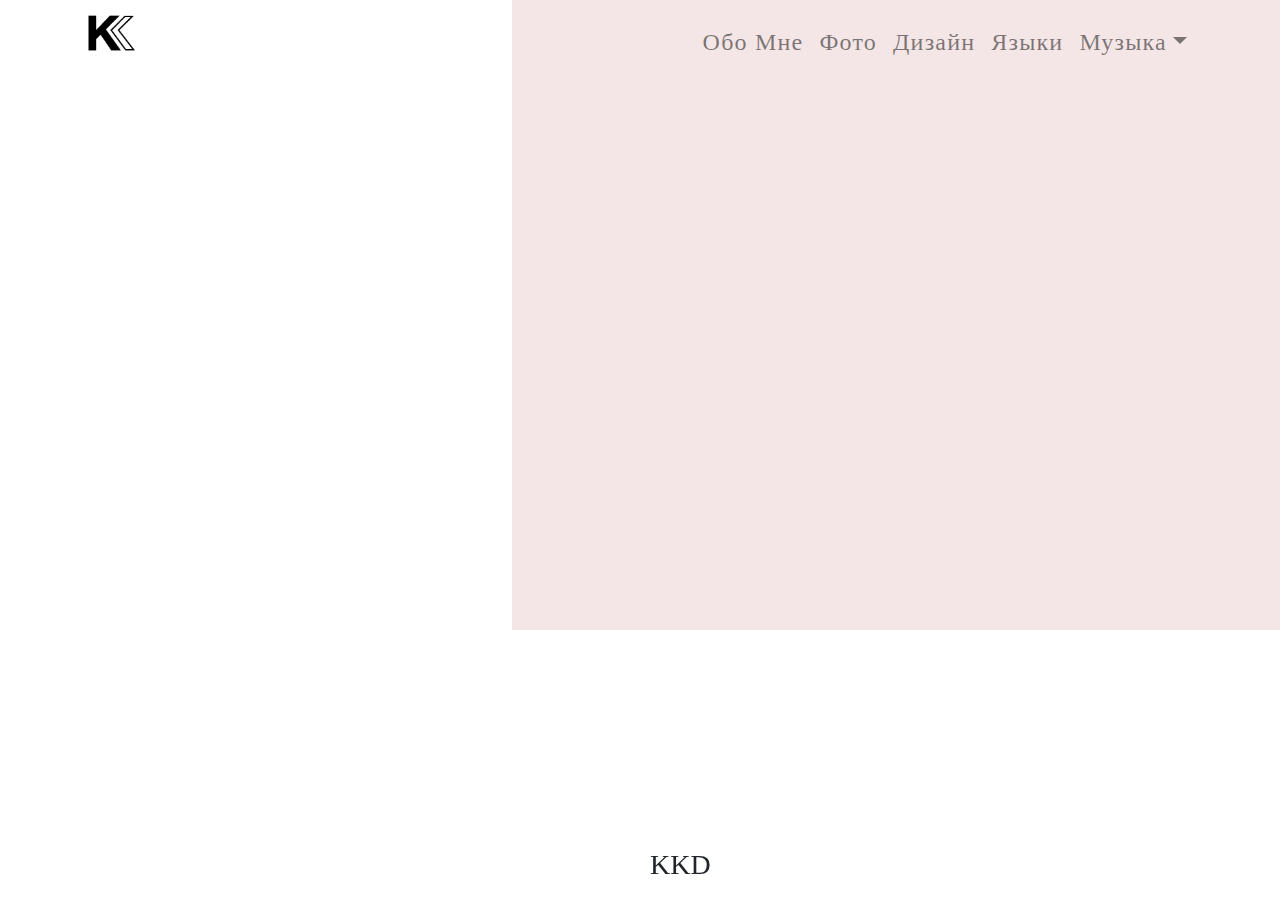
<file: index.html>
<!DOCTYPE html>
<html>
  <head>
    <meta charset="utf-8">
    <meta http-equiv="X-UA-Compatible" content="IE=edge">
    <meta name="viewport" content="width=device-width, initial-scale=1">  <!--обеспечиваем адаптивность сайта -->
    <title>Ks</title>
    <link href="css/bootstrap-4.4.1.css" rel="stylesheet">
	  
	  <style>
		  #banner{
			position:relative;
			left: 50;  
		    width: 70hw;
            z-index: 2;
            margin-top: 50px;
			animation-name: fade;
			animation-delay: 1.5s;
			animation-duration: 2s;
			animation-iteration-count: 1;
			opacity: 0;
			animation-fill-mode: forwards;  
		  }
		  
		  @keyframes fade{
			  from{
				  opacity: 0;
			  }
			  to {
				  opacity: 1;
			  }
		  }
		  
		  
		  
		  
		  #logo{
			  width:50px;
			  float: center center;
		  }
		  
		  .rectengle {
			  position: absolute;
			  width: 60vw;
			  height: 70vh;
			  right: 0px;
			  top: 0px;
			  background: #F4E6E6;
			  z-index: -1;
			  animation: colorr 5s infinite;
		  }
		  
		  @keyframes colorr{
			  0%,100%{
				  background: #F4E6E6;
			  }
			  50%{
				  background: #FFCFCF;
			  }
		  }
		  
		  
		  h3{
          float: center;
          font-style: normal;
          font-weight: normal;
          font-family: HelveticaNeueCyr;
		  }
		  
		  footer{
			  position:fixed; /* Фиксированное положение */
			  bottom: 0; /* Левый нижний угол */
			  padding: 10px; 
			  left: 50%;
		  }
		  
		  ul {
			 float: left;
		  }
		  
		  a{
			  font-family: HelveticaNeueCyr;
			  font-style: normal;
			  font-weight: normal;
			  font-size: 1.5rem;
			  line-height: 30px;
			  letter-spacing: 0.05em;
			  text-transform: capitalize;
			  color: #000000;
			  float: center;
			  
		  }
		  
		  .dropdown-menu{
			  border: 0px;
		  }
	  
	  </style> 
  </head>
  <body>
	
  <div class="rectengle"></div> 
	  <nav class="navbar navbar-light navbar-expand-lg clean-navbar">
    <div class="container">
		<a class="navbar-brand logo" href="index.html">
		<img id="logo" src="images/logo.png" alt="logo"></a>
		<button data-toggle="collapse" class="navbar-toggler" data-target="#navcol-1"><span class="sr-only">Toggle navigation</span><span class="navbar-toggler-icon"></span></button>
        <div class="collapse navbar-collapse"
            id="navcol-1">
            <ul class="nav navbar-nav ml-auto">
                <li class="nav-item"><a class="nav-link" href="about.html">Обо мне</a></li>
                <li class="nav-item"><a class="nav-link" href="photo.html">Фото</a></li>
                <li class="nav-item"><a class="nav-link" href="design.html">Дизайн</a></li>
                <li class="nav-item"><a class="nav-link" href="kor.html">Языки</a></li>
				<li class="nav-item dropdown"><a data-toggle="dropdown" aria-expanded="false" class="dropdown-toggle nav-link" href="music.html">Музыка</a>
					<div role="menu" class="dropdown-menu">
						<a role="presentation" class="dropdown-item" href="music.html">Nct</a>
						<a role="presentation" class="dropdown-item" href="nct127.html">Nct 127</a>
						<a role="presentation" class="dropdown-item" href="nctu.html">Nct U</a>
						<a role="presentation" class="dropdown-item" href="nctdream.html">Nct Dream</a>
					</div>
				</li>
            </ul>
        </div>
    </div>
</nav>		
<br>
<br>
    <section>
      <div class="container">
        <div class="row">
		<div class="col-xl-8">
		  <img src="images/group-7_761378994.png" alt="image" class="img-fluid" id="banner">
		  </div>
        </div>
      </div>
    </section>
<br>	  
<br>
<footer>
    <h3 class="text-center" >KKD</h3>
</footer> 	
    <!-- jQuery (necessary for Bootstrap's JavaScript plugins) -->
    <script src="js/jquery-3.4.1.min.js"></script>
    <!-- Include all compiled plugins (below), or include individual files as needed -->
    <script src="js/popper.min.js"></script>
    <script src="js/bootstrap-4.4.1.js"></script>
  </body>
</html>
</file>
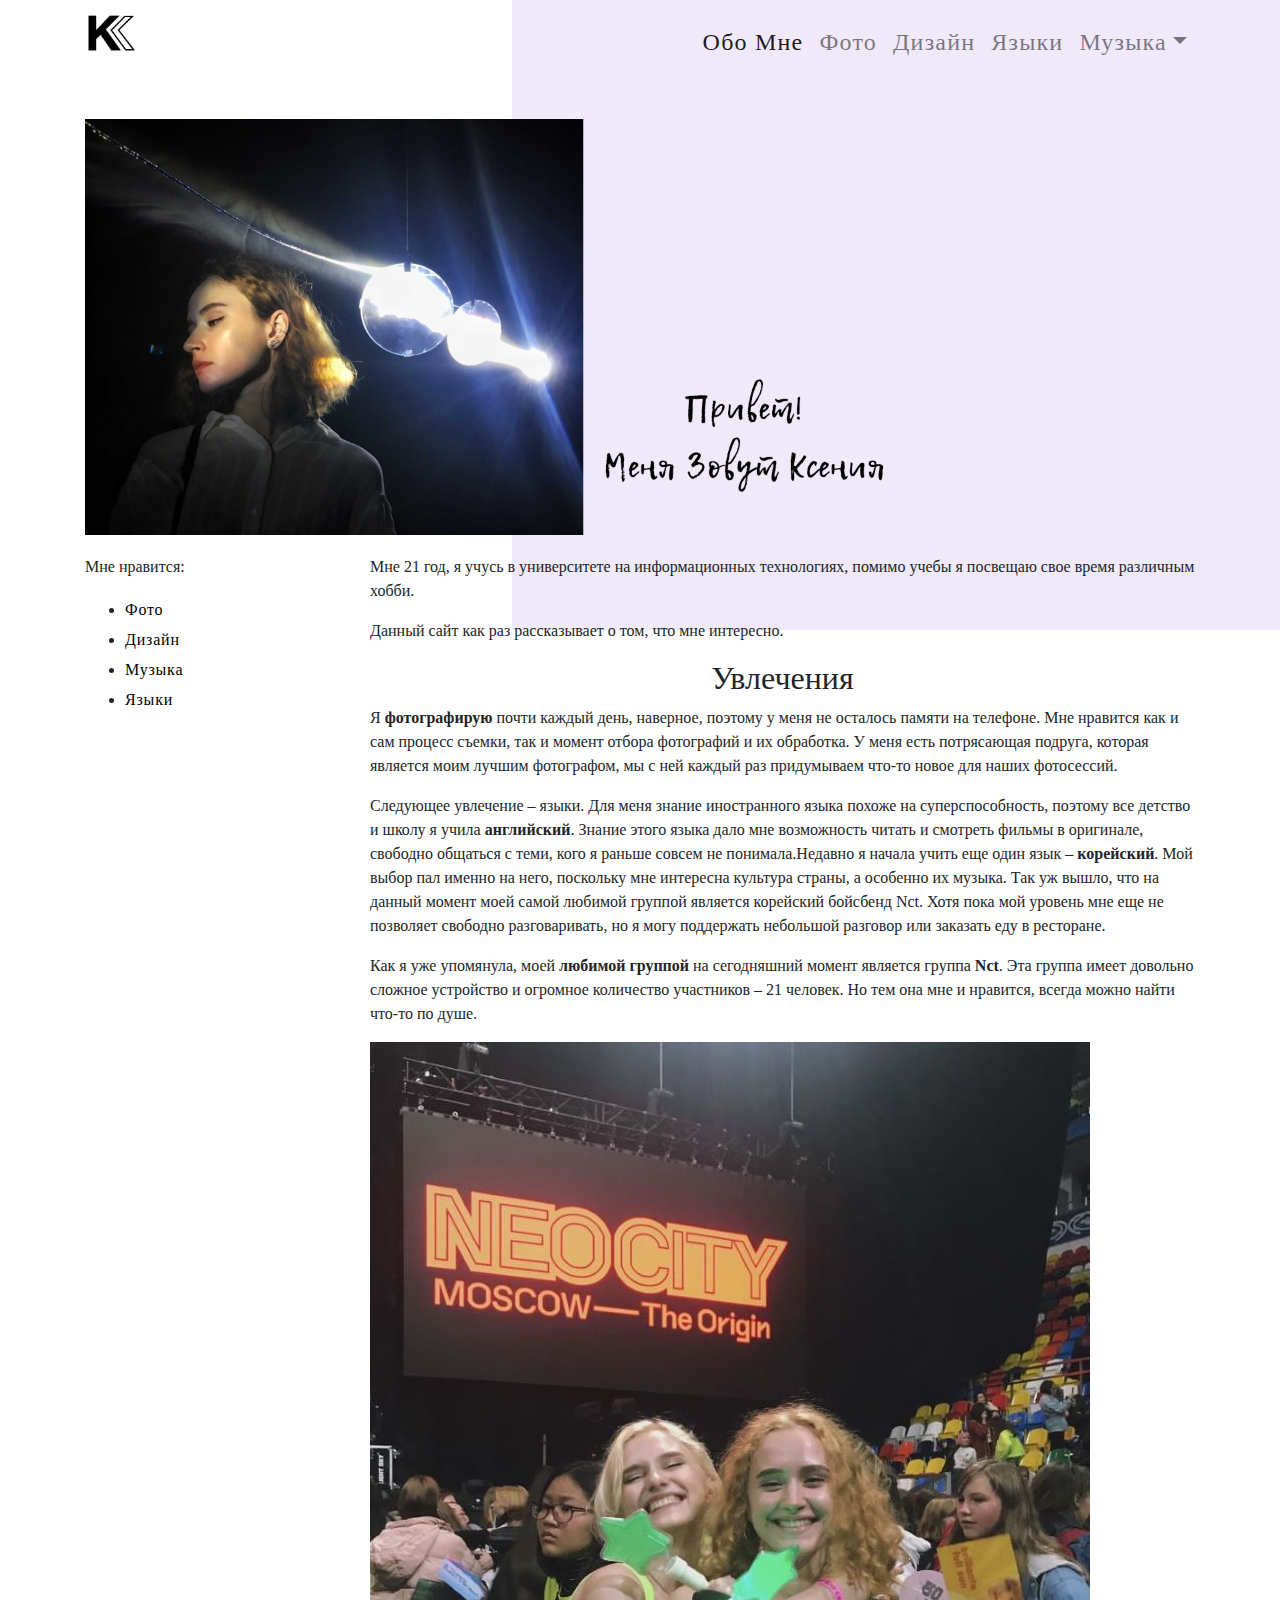
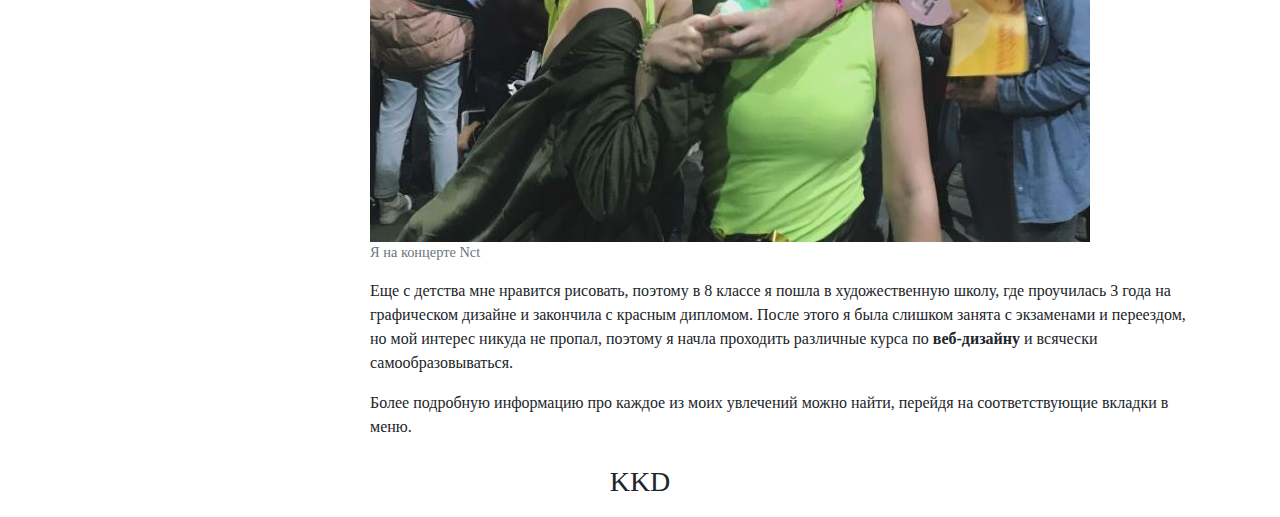
<file: about.html>
<!DOCTYPE html>
<html>
  <head>
    <meta charset="utf-8">
    <meta http-equiv="X-UA-Compatible" content="IE=edge">
    <meta name="viewport" content="width=device-width, initial-scale=1">  <!--обеспечиваем адаптивность сайта -->
    <title>Ks about</title>
    <link href="css/bootstrap-4.4.1.css" rel="stylesheet">
	  
	  <style>
		  
		  #ks{
			position:relative;
            z-index: 2;
			margin: 20px;
			margin-left: 0;  
		  }
		  #logo{
			  width:50px;
			  float: center center;
		  }
		  
		  .rectengle {
			  position: absolute;
			  width: 60vw;
			  height: 70vh;
			  right: 0px;
			  top: 0px;
			  background: #EFE9FA;
			  z-index: -1;
			  animation: colorr 5s infinite;
		  }
		  
		  @keyframes colorr{
			  0%,100%{
				  background: #EFE9FA;
			  }
			  50%{
				  background: #CBD3F1;
			  }
		  }
		  
		  h3,p{
          float: center;
          font-style: normal;
          font-weight: normal;
		  }
		  
		  h2{
           text-align: center;
		  }
		  
		  footer{
			  position:static; /* Фиксированное положение */
			  bottom: 0; /* Левый нижний угол */
			  padding: 10px; 
		  }
		  
		  ul {
			 float: left;
		  }
		  
		  a{
			  font-style: normal;
			  font-weight: normal;
			  font-size: 1.5rem;
			  line-height: 30px;
			  letter-spacing: 0.05em;
			  text-transform: capitalize;
			  color: #000000;
			  
		  }
		  .aa{
			  font-size: 1rem;
		  }
		  
		  .dropdown-menu{
			  border: 0px;
		  }
		  



	  
	  </style> 
  </head>
  <body>
	
  <div class="rectengle"></div>
	  
	  <nav class="navbar navbar-light navbar-expand-lg clean-navbar">
        <div class="container"> 
		<a class="navbar-brand logo" href="index.html">	
	    <img id="logo" src="images/logo.png" alt="logo"> </a>
		<button data-toggle="collapse" class="navbar-toggler" data-target="#navcol-1"><span class="sr-only"></span><span class="navbar-toggler-icon"></span></button>
        <div class="collapse navbar-collapse" id="navcol-1">
            <ul class="nav navbar-nav ml-auto">
                <li class="nav-item"><a class="nav-link active" href="about.html">Обо мне</a></li>
                <li class="nav-item"><a class="nav-link" href="photo.html">Фото</a></li>
                <li class="nav-item"><a class="nav-link" href="design.html">Дизайн</a></li>
                <li class="nav-item"><a class="nav-link" href="kor.html">Языки</a></li>
				<li class="nav-item dropdown"><a data-toggle="dropdown" aria-expanded="false" class="dropdown-toggle nav-link">Музыка</a>
					<div role="menu" class="dropdown-menu">
						<a role="presentation" class="dropdown-item" href="music.html">Nct</a>
						<a role="presentation" class="dropdown-item" href="nct127.html">Nct 127</a>
						<a role="presentation" class="dropdown-item" href="nctu.html">Nct U</a>
						<a role="presentation" class="dropdown-item" href="nctdream.html">Nct Dream</a>
					</div>
				</li>
            </ul>
        </div>
    </div>
</nav>
<br>
  <section>
	  <div class="article-dual-column">
    <div class="container">
        <div class="row">
            <div class="offset-xl-0 col-xl-12">
                <div class="intro">
				<img class="img-fluid" id="ks" alt="ks" src="images/kss.png"/></div>
            </div>
        </div>
        <div class="row">
            <div class="col-sm-3">
                <div class="toc">
                    <p>Мне нравится:</p>
                    <ul>
                        <li><a class="aa" href="photo.html">Фото</a></li>
                        <li><a class="aa" href="design.html">Дизайн</a></li>
                        <li><a class="aa" href="music.html">Музыка</a></li>
                        <li><a class="aa" href="kor.html">Языки</a></li>
                    </ul>
                </div>
            </div>
            <div class="col-sm-9">
                <div class="text">
					<p>Мне 21 год, я учусь в университете на информационных технологиях, помимо учебы я посвещаю свое время различным хобби.</p>
					<p>Данный сайт как раз рассказывает о том, что мне интересно.</p>
					<h2>Увлечения</h2>
                    <p>Я <strong>фотографирую</strong> почти каждый день, наверное, поэтому у меня не осталось памяти на телефоне. Мне нравится как и сам процесс съемки, так и момент отбора фотографий и их обработка. У меня есть потрясающая подруга, которая является моим лучшим фотографом, мы с ней каждый раз придумываем что-то новое для наших фотосессий.</p>
					<p>Следующее увлечение – языки. Для меня знание иностранного языка похоже на суперспособность, поэтому все детство и школу я учила <strong>английский</strong>. Знание этого языка дало мне возможность читать и смотреть фильмы в оригинале, свободно общаться с теми, кого я раньше совсем не понимала.Недавно я начала учить еще один язык – <strong>корейский</strong>. Мой выбор пал именно на него, поскольку мне интересна культура страны, а особенно их музыка. Так уж вышло, что на данный момент моей самой любимой группой является корейский бойсбенд Nct. Хотя пока мой уровень мне еще не позволяет свободно разговаривать, но я могу поддержать небольшой разговор или заказать еду в ресторане.</p>
					<p>Как я уже упомянула, моей <strong>любимой группой</strong> на сегодняшний момент является группа <strong>Nct</strong>. Эта группа имеет довольно сложное устройство и огромное количество участников – 21 человек. Но тем она мне и нравится, всегда можно найти что-то по душе.</p>
                    <figure class="figure"><img alt="nct" class="img-fluid" src="images/ks nct.jpg"/>
                        <figcaption class="figure-caption">Я на концерте Nct</figcaption>
                    </figure>
                    <p>Еще с детства мне нравится рисовать, поэтому в 8 классе я пошла в художественную школу, где проучилась 3 года на графическом дизайне и закончила с красным дипломом. После этого я была слишком занята с экзаменами и переездом, но мой интерес никуда не пропал, поэтому я начла проходить различные курса по <strong>веб-дизайну</strong> и всячески самообразовываться.</p>
						
					<p>Более подробную информацию про каждое из моих увлечений можно найти, перейдя на соответствующие вкладки в меню.</p>   

                </div>
            </div>
        </div>
    </div>
</div>
	  
	  
	  
	  
    </section> 
<footer>	
	<h3 class="text-center" >KKD</h3>
</footer> 
	  
    <!-- jQuery (necessary for Bootstrap's JavaScript plugins) -->
    <script src="js/jquery-3.4.1.min.js"></script>
    <!-- Include all compiled plugins (below), or include individual files as needed -->
    <script src="js/popper.min.js"></script>
    <script src="js/bootstrap-4.4.1.js"></script>
  </body>	
</html>
</file>
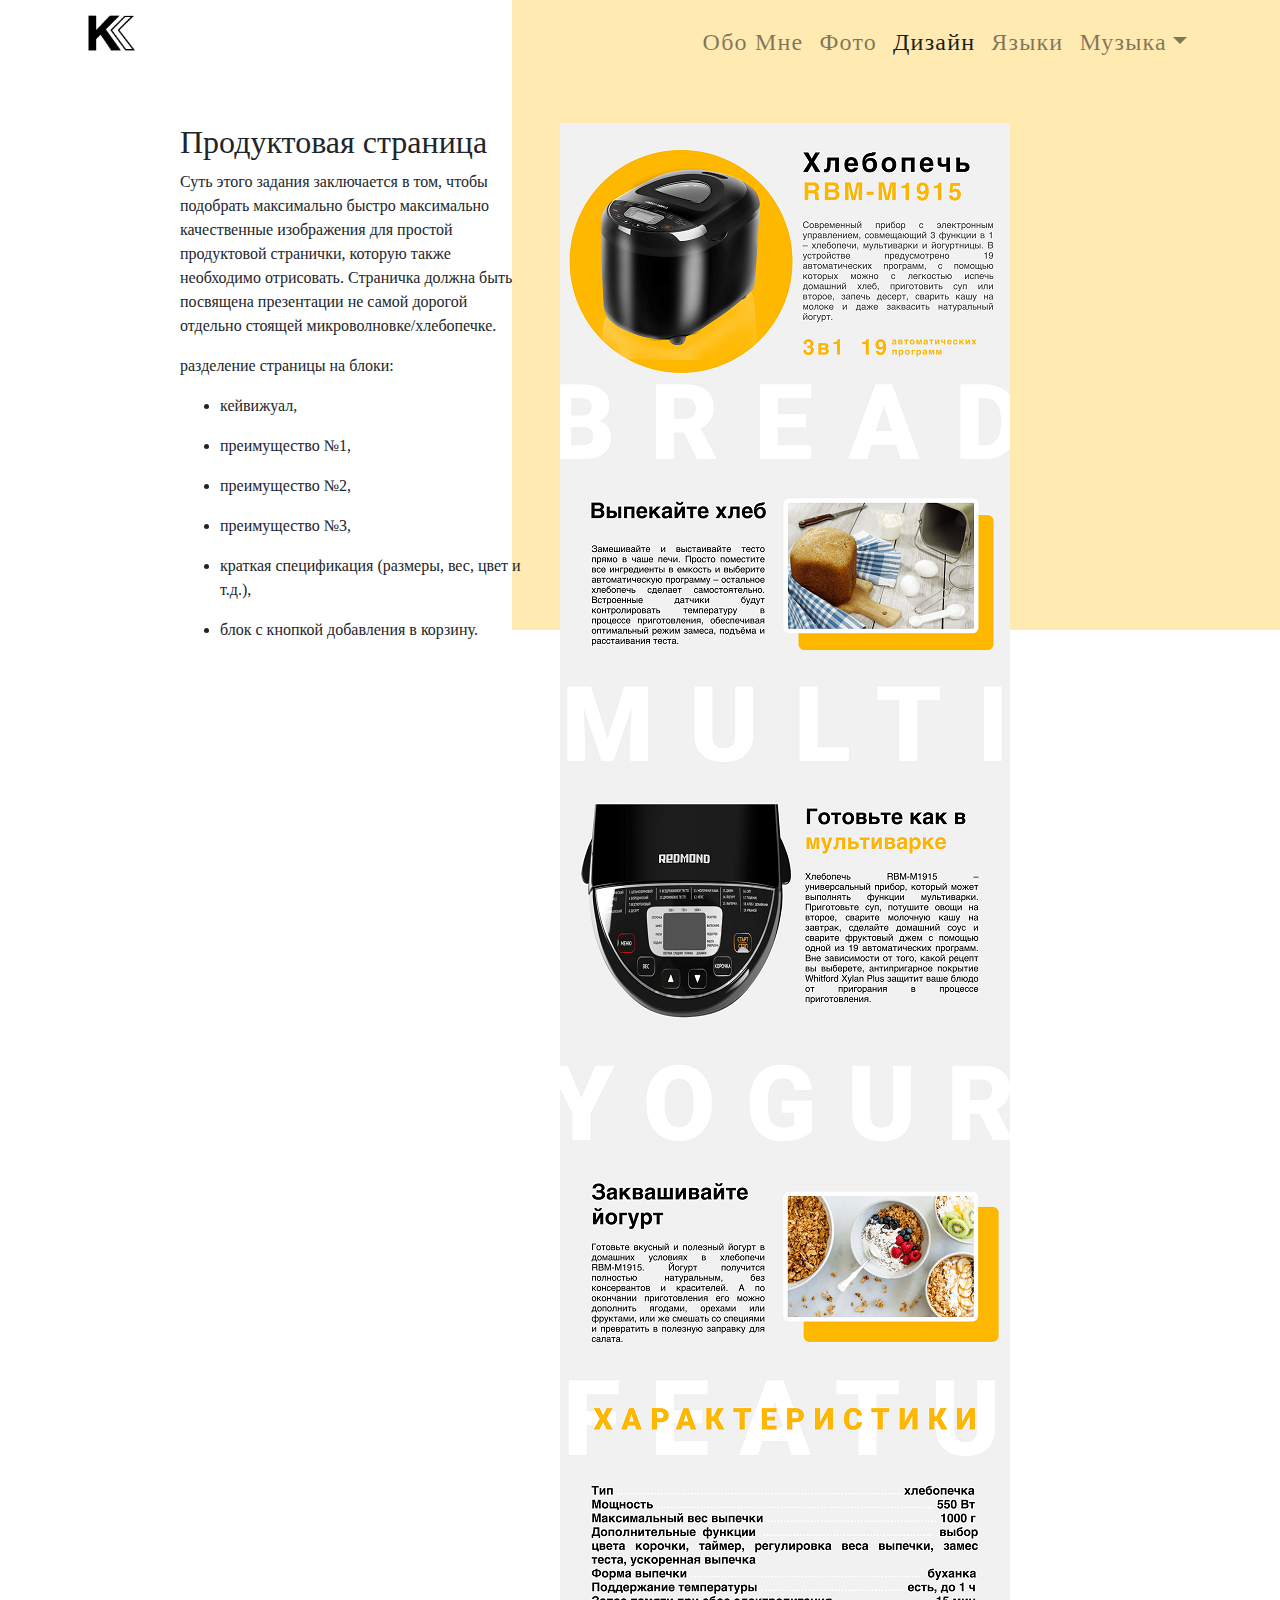
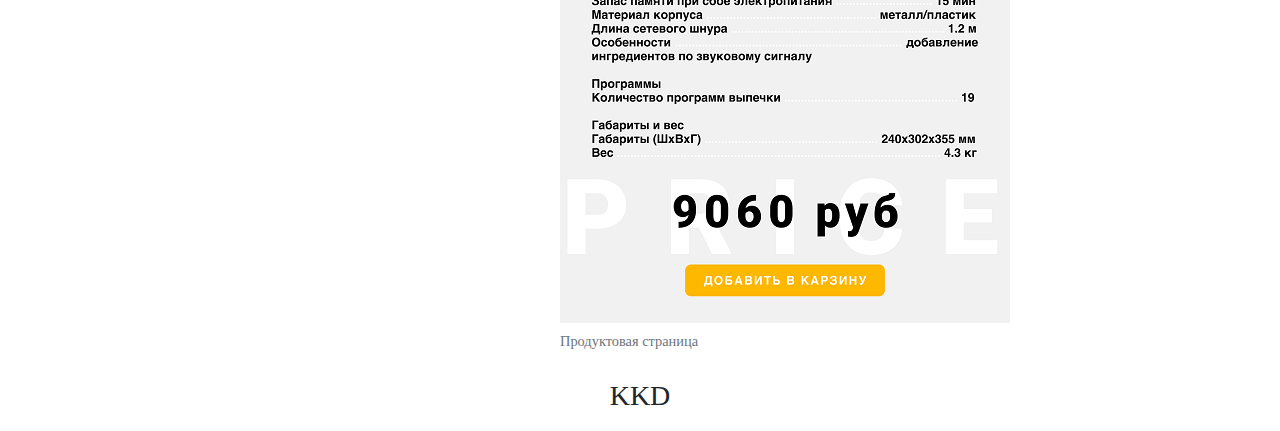
<file: case1.html>
<!DOCTYPE html>
<html>
  <head>
    <meta charset="utf-8">
    <meta http-equiv="X-UA-Compatible" content="IE=edge">
    <meta name="viewport" content="width=device-width, initial-scale=1">  <!--обеспечиваем адаптивность сайта -->
    <title>Ks case</title>
    <link href="css/bootstrap-4.4.1.css" rel="stylesheet">
	  
	  <style>
		  
		  #ks{
			position:relative;
            z-index: 2;
			margin: 20px;
			margin-left: 0;  
		  }
		  #logo{
			  width:50px;
			  float: center center;
		  }
		  
		  .rectengle {
			  position: absolute;
			  width: 60vw;
			  height: 70vh;
			  right: 0px;
			  top: 0px;
			  background: #FFEAB2;
			  z-index: -1;
			  animation: colorr 5s infinite;
		  }
		  
		  @keyframes colorr{
			  0%,100%{
				  background: #FFEAB2;
			  }
			  50%{
				  background: #CBD3F1;
			  }
		  }
		  
		  h3,p{
          float: center;
          font-style: normal;
          font-weight: normal;
          font-family: HelveticaNeueCyr;
		  }
		  
		  h2{
			  font-family: HelveticaNeueCyr;
		  }
		  
		  footer{
			  position:static; /* Фиксированное положение */
			  bottom: 0; /* Левый нижний угол */
			  padding: 10px; 
		  }
		  
		  ul {
			 float: left;
		  }
		  
		  a{
			  font-family: HelveticaNeueCyr;
			  font-style: normal;
			  font-weight: normal;
			  font-size: 1.5rem;
			  line-height: 30px;
			  letter-spacing: 0.05em;
			  text-transform: capitalize;
			  color: #000000;
			  
		  }
		  .aa{
			  font-size: 1rem;
		  }
		  
		  .dropdown-menu{
			  border: 0px;
		  }
		  

	  
	  </style> 
  </head>
  <body>
	
  <div class="rectengle"></div>
	  
	  <nav class="navbar navbar-light navbar-expand-lg clean-navbar">
        <div class="container"> 
		<a class="navbar-brand logo" href="index.html">	
	    <img id="logo" src="images/logo.png" alt="logo"> </a>
		<button data-toggle="collapse" class="navbar-toggler" data-target="#navcol-1"><span class="sr-only"></span><span class="navbar-toggler-icon"></span></button>
        <div class="collapse navbar-collapse" id="navcol-1">
            <ul class="nav navbar-nav ml-auto">
                <li class="nav-item"><a class="nav-link" href="about.html">Обо мне</a></li>
                <li class="nav-item"><a class="nav-link" href="photo.html">Фото</a></li>
                <li class="nav-item"><a class="nav-link active" href="design.html">Дизайн</a></li>
                <li class="nav-item"><a class="nav-link" href="kor.html">Языки</a></li>
				<li class="nav-item dropdown"><a data-toggle="dropdown" aria-expanded="false" class="dropdown-toggle nav-link" href="music.html">Музыка</a>
					<div role="menu" class="dropdown-menu">
						<a role="presentation" class="dropdown-item" href="music.html">Nct</a>
						<a role="presentation" class="dropdown-item" href="nct127.html">Nct 127</a>
						<a role="presentation" class="dropdown-item" href="nctu.html">Nct U</a>
						<a role="presentation" class="dropdown-item" href="nctdream.html">Nct Dream</a>
					</div>
				</li>
            </ul>
        </div>
    </div>
</nav>
<br>
<br>
  <section>
	  <div class="article-dual-column">
    <div class="container">
        <div class="row">
            <div class="offset-md-1 col-xl-4">
                <div class="toc">
                    <h2>Продуктовая страница</h2>
					<p>Суть этого задания заключается в том, чтобы подобрать максимально быстро максимально качественные изображения для простой продуктовой странички, которую также необходимо отрисовать. Страничка должна быть посвящена презентации не самой дорогой отдельно стоящей микроволновке/хлебопечке.</p><p>разделение страницы на блоки:</p>
					<ul>
						<li><p>кейвижуал,</p></li>
						<li><p>преимущество №1,</p></li>
						<li><p>преимущество №2,</p></li>
						<li><p>преимущество №3,</p></li>
						<li><p>краткая спецификация (размеры, вес, цвет и т.д.),</p></li>
						<li><p>блок с кнопкой добавления в корзину.</p></li>
					</ul>	
                </div>
            </div>
            <div class="col-lg-7 offset-lg-0">
                <div class="text">
			        <figure class="figure"><img alt="case1" class="figure-img img-fluid" src="images/case1.png"/>
                        <figcaption class="figure-caption">Продуктовая страница</figcaption>
                    </figure>
					
                </div>
            </div>
        </div>
    </div>
</div>  
 </section> 
	  
 <footer>	
	<h3 class="text-center" >KKD</h3>
</footer> 	  

    <!-- jQuery (necessary for Bootstrap's JavaScript plugins) -->
    <script src="js/jquery-3.4.1.min.js"></script>
    <!-- Include all compiled plugins (below), or include individual files as needed -->
    <script src="js/popper.min.js"></script>
    <script src="js/bootstrap-4.4.1.js"></script>
  </body>

</html>
</file>
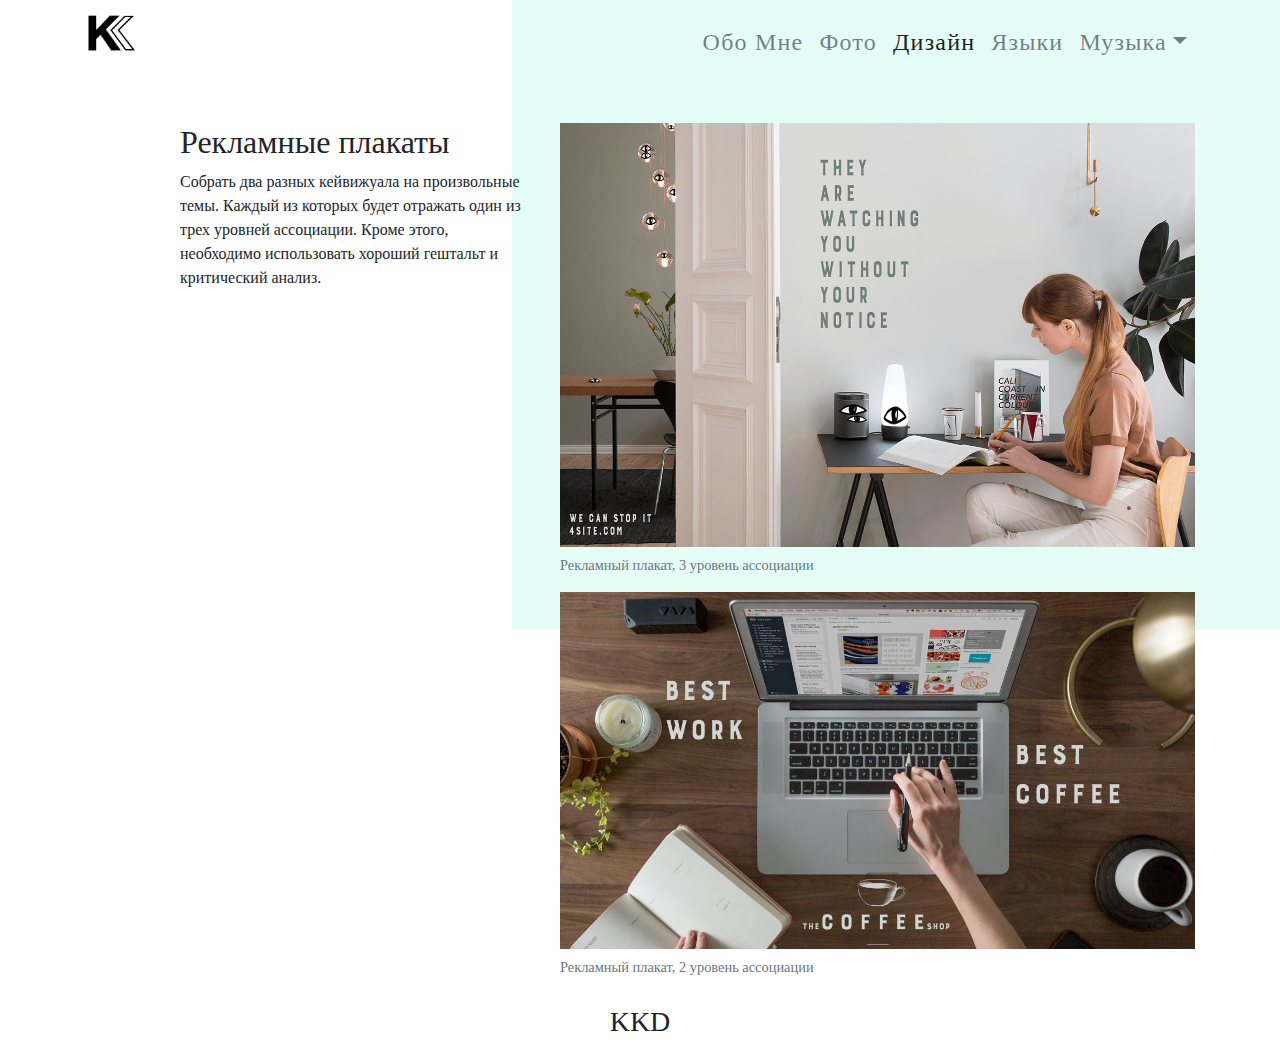
<file: case2.html>
<!DOCTYPE html>
<html>
  <head>
    <meta charset="utf-8">
    <meta http-equiv="X-UA-Compatible" content="IE=edge">
    <meta name="viewport" content="width=device-width, initial-scale=1">  <!--обеспечиваем адаптивность сайта -->
    <title>Ks case</title>
    <link href="css/bootstrap-4.4.1.css" rel="stylesheet">
	  
	  <style>
		  
		  #ks{
			position:relative;
            z-index: 2;
			margin: 20px;
			margin-left: 0;  
		  }
		  #logo{
			  width:50px;
			  float: center center;
		  }
		  
		  .rectengle {
			  position: absolute;
			  width: 60vw;
			  height: 70vh;
			  right: 0px;
			  top: 0px;
			  background: #E5FDF7;
			  z-index: -1;
			  animation: colorr 5s infinite;
		  }
		  
		  @keyframes colorr{
			  0%,100%{
				  background: #E5FDF7;
			  }
			  50%{
				  background: #EFE9FA;
			  }
		  }
		  
		  h3,p{
          float: center;
          font-style: normal;
          font-weight: normal;
          font-family: HelveticaNeueCyr;
		  }
		  
		  h2{
			  font-family: HelveticaNeueCyr;
		  }
		  
		  footer{
			  position:static; /* Фиксированное положение */
			  bottom: 0; /* Левый нижний угол */
			  padding: 10px; 
		  }
		  
		  ul {
			 float: left;
		  }
		  
		  a{
			  font-family: HelveticaNeueCyr;
			  font-style: normal;
			  font-weight: normal;
			  font-size: 1.5rem;
			  line-height: 30px;
			  letter-spacing: 0.05em;
			  text-transform: capitalize;
			  color: #000000;
			  
		  }
		  .aa{
			  font-size: 1rem;
		  }
		  
		  .dropdown-menu{
			  border: 0px;
		  }
		  

	  
	  </style> 
  </head>
  <body>
	
  <div class="rectengle"></div>
	  
	  <nav class="navbar navbar-light navbar-expand-lg clean-navbar">
        <div class="container"> 
		<a class="navbar-brand logo" href="index.html">	
	    <img id="logo" src="images/logo.png" alt="logo"> </a>
		<button data-toggle="collapse" class="navbar-toggler" data-target="#navcol-1"><span class="sr-only"></span><span class="navbar-toggler-icon"></span></button>
        <div class="collapse navbar-collapse" id="navcol-1">
            <ul class="nav navbar-nav ml-auto">
                <li class="nav-item"><a class="nav-link" href="about.html">Обо мне</a></li>
                <li class="nav-item"><a class="nav-link" href="photo.html">Фото</a></li>
                <li class="nav-item"><a class="nav-link active" href="design.html">Дизайн</a></li>
                <li class="nav-item"><a class="nav-link" href="kor.html">Языки</a></li>
				<li class="nav-item dropdown"><a data-toggle="dropdown" aria-expanded="false" class="dropdown-toggle nav-link" href="music.html">Музыка</a>
					<div role="menu" class="dropdown-menu">
						<a role="presentation" class="dropdown-item" href="music.html">Nct</a>
						<a role="presentation" class="dropdown-item" href="nct127.html">Nct 127</a>
						<a role="presentation" class="dropdown-item" href="nctu.html">Nct U</a>
						<a role="presentation" class="dropdown-item" href="nctdream.html">Nct Dream</a>
					</div>
				</li>
            </ul>
        </div>
    </div>
</nav>
<br>
<br>
  <section>
	  <div class="article-dual-column">
    <div class="container">
        <div class="row">
            <div class="offset-md-1 col-xl-4">
                <div class="toc">
                    <h2>Рекламные плакаты</h2>
					<p>Собрать два разных кейвижуала на произвольные темы. Каждый из которых будет отражать один из трех уровней ассоциации. Кроме этого, необходимо использовать хороший гештальт и критический анализ.</p>
                </div>
            </div>
            <div class="col-lg-7 offset-lg-0">
                <div class="text">
			        <figure class="figure"><img alt="case2" class="figure-img img-fluid" src="images/case3.png"/>
                        <figcaption class="figure-caption">Рекламный плакат, 3 уровень ассоциации</figcaption>
                    </figure>
					<figure class="figure"><img alt="case2" class="figure-img img-fluid" src="images/case3.2.png"/>
                        <figcaption class="figure-caption">Рекламный плакат, 2 уровень ассоциации</figcaption>
                    </figure>
                </div>
            </div>
			
        </div>
    </div>
</div>
 </section> 
	  
<footer>	
	<h3 class="text-center" >KKD</h3>
</footer> 
	  
    <!-- jQuery (necessary for Bootstrap's JavaScript plugins) -->
    <script src="js/jquery-3.4.1.min.js"></script>
    <!-- Include all compiled plugins (below), or include individual files as needed -->
    <script src="js/popper.min.js"></script>
    <script src="js/bootstrap-4.4.1.js"></script>
  </body>
</html>
</file>
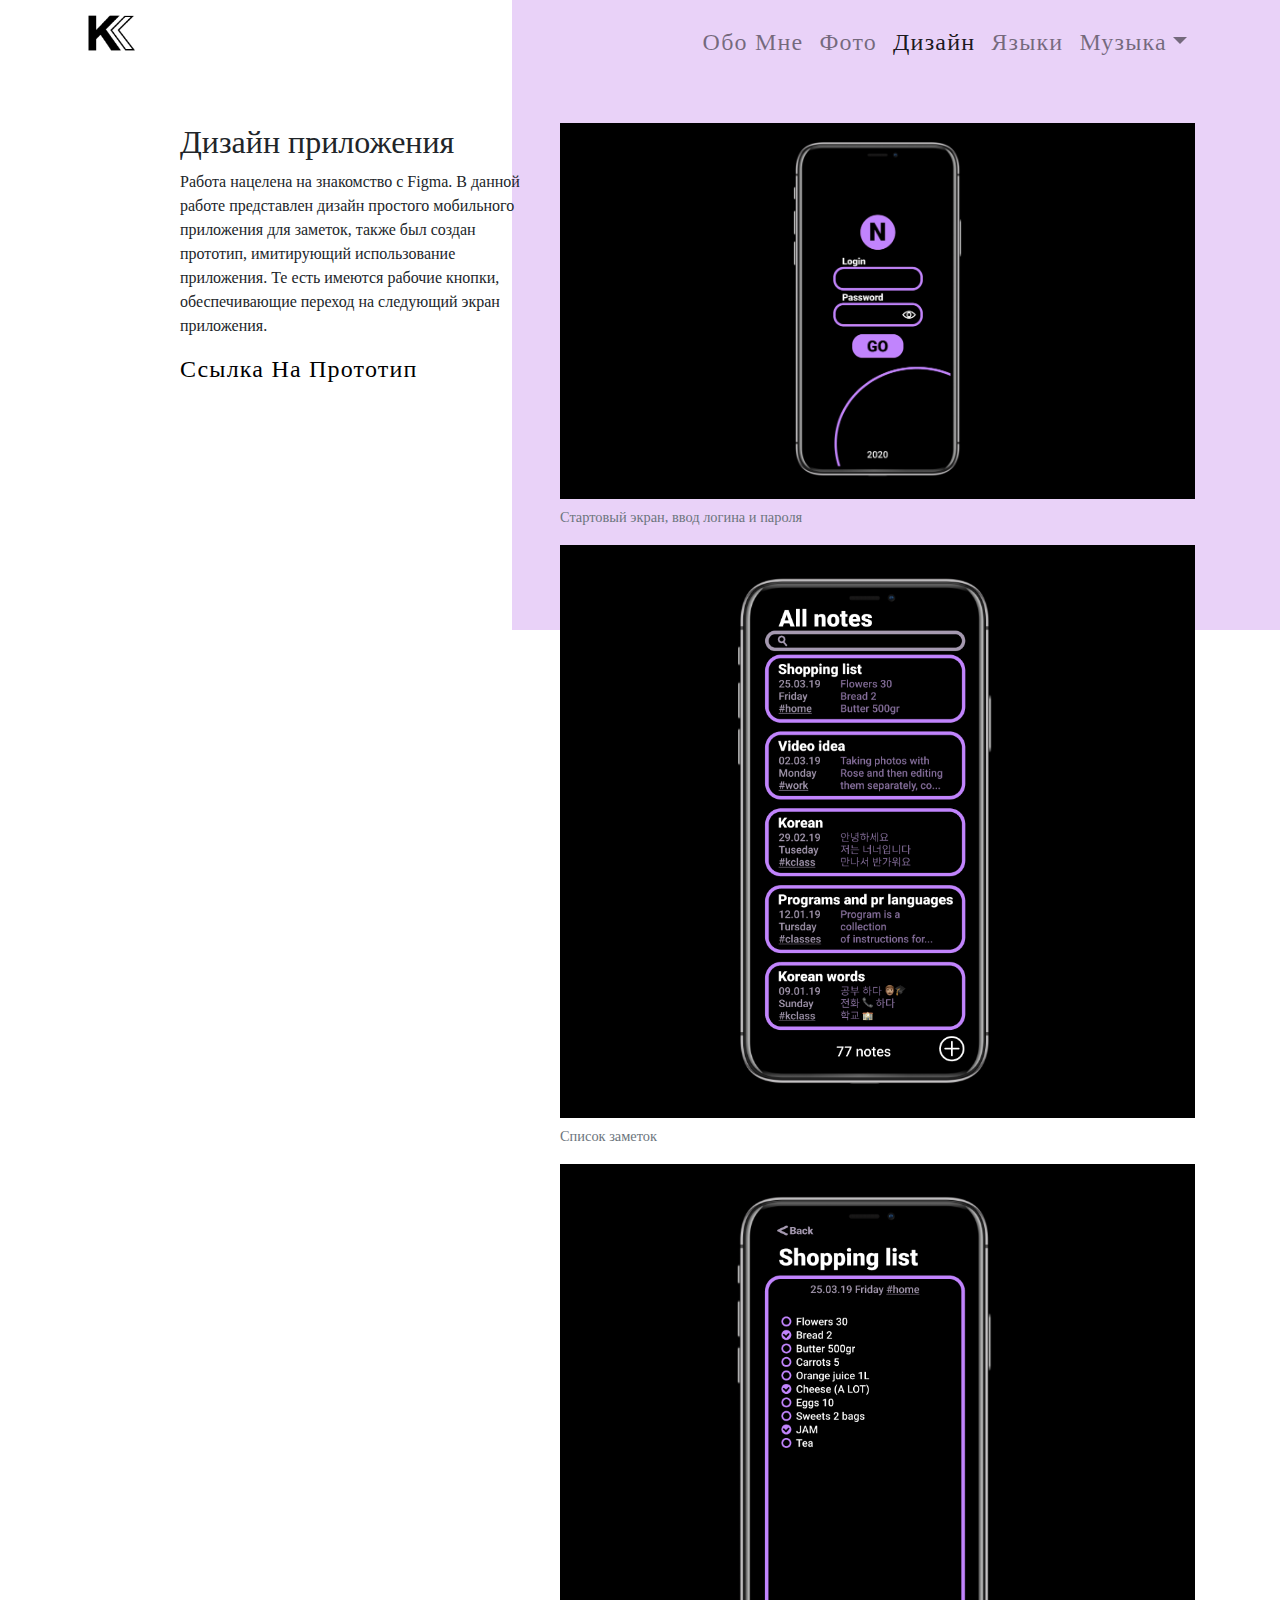
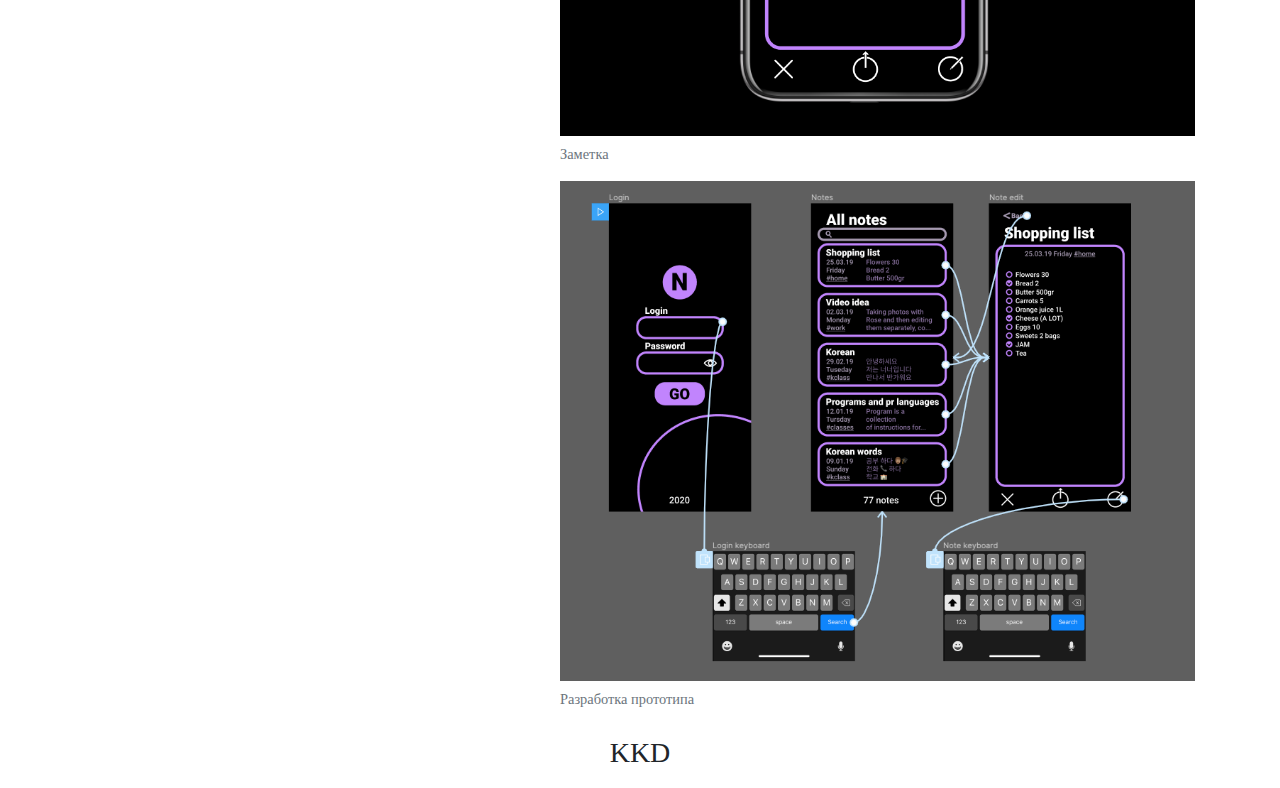
<file: case3.html>
<!DOCTYPE html>
<html>
  <head>
    <meta charset="utf-8">
    <meta http-equiv="X-UA-Compatible" content="IE=edge">
    <meta name="viewport" content="width=device-width, initial-scale=1">  <!--обеспечиваем адаптивность сайта -->
    <title>Ks case</title>
    <link href="css/bootstrap-4.4.1.css" rel="stylesheet">
	  
	  <style>
		  
		  #ks{
			position:relative;
            z-index: 2;
			margin: 20px;
			margin-left: 0;  
		  }
		  #logo{
			  width:50px;
			  float: center center;
		  }
		  
		  .rectengle {
			  position: absolute;
			  width: 60vw;
			  height: 70vh;
			  right: 0px;
			  top: 0px;
			  background: #E9D2F8;
			  z-index: -1;
			  animation: colorr 5s infinite;
		  }
		  
		  @keyframes colorr{
			  0%,100%{
				  background: #E9D2F8;
			  }
			  50%{
				  background: #EFE9FA;
			  }
		  }
		  
		  h3,p{
          float: center;
          font-style: normal;
          font-weight: normal;
          font-family: HelveticaNeueCyr;
		  }
		  
		  h2{
			  font-family: HelveticaNeueCyr;
		  }
		  
		  footer{
			  position:static; /* Фиксированное положение */
			  bottom: 0; /* Левый нижний угол */
			  padding: 10px; 
		  }
		  
		  ul {
			 float: left;
		  }
		  
		  a{
			  font-family: HelveticaNeueCyr;
			  font-style: normal;
			  font-weight: normal;
			  font-size: 1.5rem;
			  line-height: 30px;
			  letter-spacing: 0.05em;
			  text-transform: capitalize;
			  color: #000000;
			  
		  }
		  .aa{
			  font-size: 1rem;
		  }
		  
		  .dropdown-menu{
			  border: 0px;
		  }
		  

	  
	  </style> 
  </head>
  <body>
	
  <div class="rectengle"></div>
	  
	  <nav class="navbar navbar-light navbar-expand-lg clean-navbar">
        <div class="container"> 
		<a class="navbar-brand logo" href="index.html">	
	    <img id="logo" src="images/logo.png" alt="logo"> </a>
		<button data-toggle="collapse" class="navbar-toggler" data-target="#navcol-1"><span class="sr-only"></span><span class="navbar-toggler-icon"></span></button>
        <div class="collapse navbar-collapse" id="navcol-1">
            <ul class="nav navbar-nav ml-auto">
                <li class="nav-item"><a class="nav-link" href="about.html">Обо мне</a></li>
                <li class="nav-item"><a class="nav-link" href="photo.html">Фото</a></li>
                <li class="nav-item"><a class="nav-link active" href="design.html">Дизайн</a></li>
                <li class="nav-item"><a class="nav-link" href="kor.html">Языки</a></li>
				<li class="nav-item dropdown"><a data-toggle="dropdown" aria-expanded="false" class="dropdown-toggle nav-link">Музыка</a>
					<div role="menu" class="dropdown-menu">
						<a role="presentation" class="dropdown-item" href="music.html">Nct</a>
						<a role="presentation" class="dropdown-item" href="nct127.html">Nct 127</a>
						<a role="presentation" class="dropdown-item" href="nctu.html">Nct U</a>
						<a role="presentation" class="dropdown-item" href="nctdream.html">Nct Dream</a>
					</div>
				</li>
            </ul>
        </div>
    </div>
</nav>
<br>
<br>
  <section>
	  <div class="article-dual-column">
    <div class="container">
        <div class="row">
            <div class="offset-md-1 col-xl-4">
                <div class="toc">
                    <h2>Дизайн приложения</h2>
					<p>Работа нацелена на знакомство с Figma. В данной работе представлен дизайн простого мобильного приложения для заметок, также был создан прототип, имитирующий использование приложения. Те есть имеются рабочие кнопки, обеспечивающие переход на следующий экран приложения.</p>
					<a href="https://www.figma.com/proto/TODSs0yFNnYWR8s4H4Zrhh/Note?node-id=2%3A0&scaling=scale-down" target="_blank">Ссылка на прототип</a>
                </div>
            </div>
            <div class="col-lg-7 offset-lg-0">
                <div class="text">
			        <figure class="figure"><img alt="case3" class="figure-img img-fluid" src="images/case2.png"/>
                        <figcaption class="figure-caption">Стартовый экран, ввод логина и пароля</figcaption>
                    </figure>
					<figure class="figure"><img alt="case2" class="figure-img img-fluid" src="images/case2.2.png"/>
                        <figcaption class="figure-caption">Список заметок</figcaption>
                    </figure>
					<figure class="figure"><img alt="case2" class="figure-img img-fluid" src="images/case2.3.png"/>
                        <figcaption class="figure-caption">Заметка</figcaption>
                    </figure>
					<figure class="figure"><img alt="case2" class="figure-img img-fluid" src="images/case2.4.png"/>
                        <figcaption class="figure-caption">Разработка прототипа</figcaption>
                    </figure>
                </div>
            </div>
			
        </div>
    </div>
</div>
</section> 
	  
<footer>	
	<h3 class="text-center" >KKD</h3>
</footer> 
	  
    <!-- jQuery (necessary for Bootstrap's JavaScript plugins) -->
    <script src="js/jquery-3.4.1.min.js"></script>
    <!-- Include all compiled plugins (below), or include individual files as needed -->
    <script src="js/popper.min.js"></script>
    <script src="js/bootstrap-4.4.1.js"></script>
  </body>
</html>
</file>
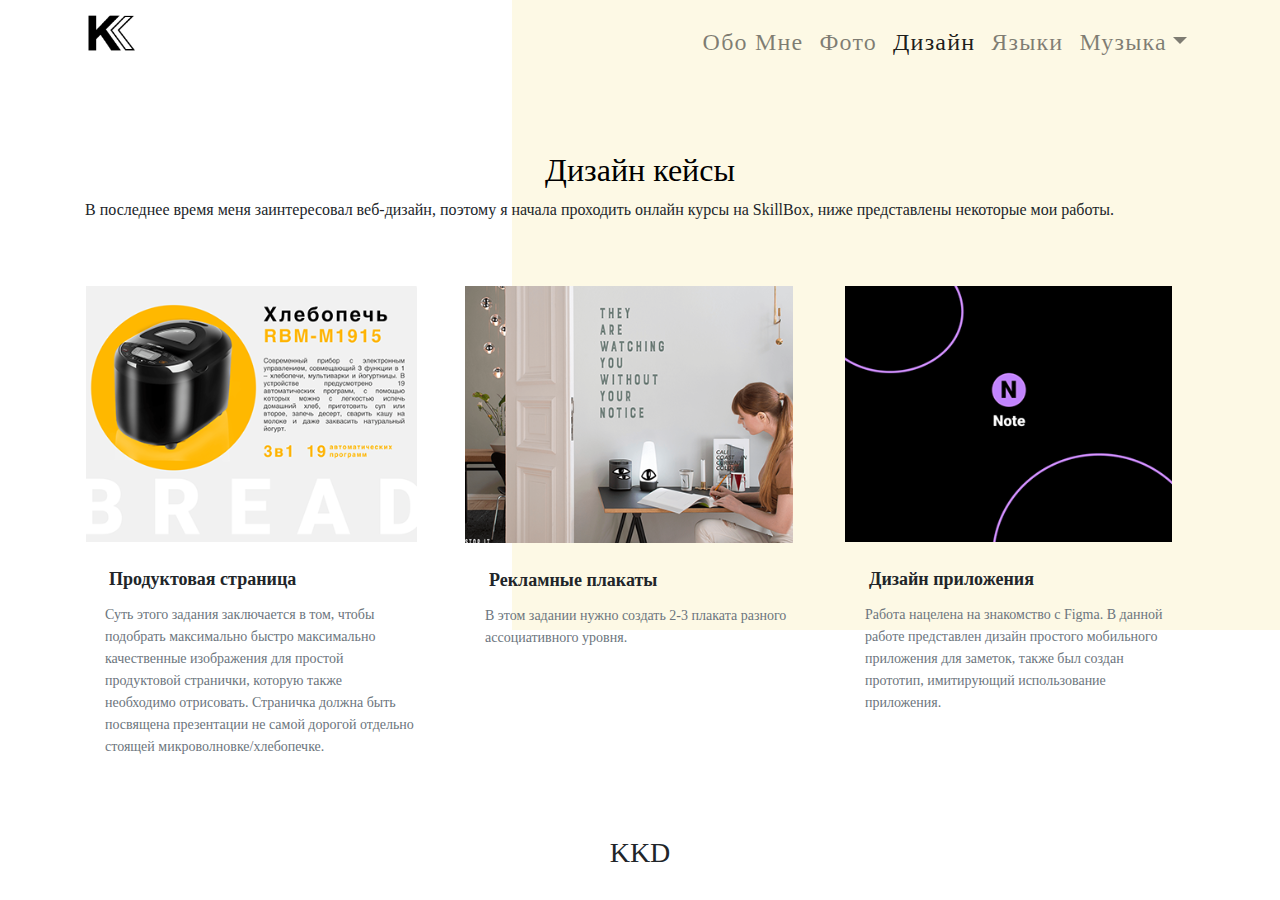
<file: design.html>
<!DOCTYPE html>
<html>
  <head>
    <meta charset="utf-8">
    <meta http-equiv="X-UA-Compatible" content="IE=edge">
    <meta name="viewport" content="width=device-width, initial-scale=1">  <!--обеспечиваем адаптивность сайта -->
    <title>Ks design</title>
    <link href="css/bootstrap-4.4.1.css" rel="stylesheet">
	  
	  <style>
		  
		  #ks{
			position:relative;
            z-index: 2;
			margin: 20px;
			margin-left: 0;  
		  }
		  #logo{
			  width:50px;
			  float: center center;
		  }
		  
		  .rectengle {
			  position: absolute;
			  width: 60vw;
			  height: 70vh;
			  right: 0px;
			  top: 0px;
			  background: #FDF9E5;
			  z-index: -1;
			  animation: colorr 5s infinite;
		  }
		  
		  @keyframes colorr{
			  0%,100%{
				  background: #FDF9E5;
			  }
			  50%{
				  background: #CBD3F1;
			  }
		  }
		  
		  
		  h3,p{
          float: center;
          font-style: normal;
          font-weight: normal;
		  }
		  
		  
		  h2{
			  margin-top:52px;
			  color:#000000;
		  }
		  
		  footer{
			  position:static; /* Фиксированное положение */
			  bottom: 0; /* Левый нижний угол */
			  padding: 10px; 
		  }
		  
		  ul {
			 float: left;
		  }
		  
		  a{

			  font-style: normal;
			  font-weight: normal;
			  font-size: 1.5rem;
			  line-height: 30px;
			  letter-spacing: 0.05em;
			  text-transform: capitalize;
			  color: #000000;
			  
		  }
		  .aa{
			  font-size: 1rem;
		  }
		  
		  .dropdown-menu{
			  border: 0px;
		  }
		  .col-md-4, .cust_blogteaser{
			  padding-bottom:20px;
			  margin-bottom:32px;
		  }
		  
		  .hh3{
			  text-align:left;
			  margin-top:20px;
			  font-size:18px;
			  margin-right:0;
			  margin-left:24px;
			  line-height:34px;
			  letter-spacing:0px;
			  font-style:normal;
			  font-weight:bold;
		  }
		  
		  .text-secondary{
			  text-align:left;
			  font-size:14px;
			  line-height:22px;
			  margin-left:20px;
			  margin-right:20px;
		  }
	  
	  </style> 
  </head>
  <body>
	
  <div class="rectengle"></div>
	  
	  <nav class="navbar navbar-light navbar-expand-lg clean-navbar">
        <div class="container"> 
		<a class="navbar-brand logo" href="index.html">	
	    <img id="logo" src="images/logo.png" alt="logo"> </a>
		<button data-toggle="collapse" class="navbar-toggler" data-target="#navcol-1"><span class="sr-only"></span><span class="navbar-toggler-icon"></span></button>
        <div class="collapse navbar-collapse" id="navcol-1">
            <ul class="nav navbar-nav ml-auto">
                <li class="nav-item"><a class="nav-link" href="about.html">Обо мне</a></li>
                <li class="nav-item"><a class="nav-link" href="photo.html">Фото</a></li>
                <li class="nav-item"><a class="nav-link active" href="design.html">Дизайн</a></li>
                <li class="nav-item"><a class="nav-link" href="kor.html">Языки</a></li>
				<li class="nav-item dropdown"><a data-toggle="dropdown" aria-expanded="false" class="dropdown-toggle nav-link" href="music.html">Музыка</a>
					<div role="menu" class="dropdown-menu">
						<a role="presentation" class="dropdown-item" href="music.html">Nct</a>
						<a role="presentation" class="dropdown-item" href="nct127.html">Nct 127</a>
						<a role="presentation" class="dropdown-item" href="nctu.html">Nct U</a>
						<a role="presentation" class="dropdown-item" href="nctdream.html">Nct Dream</a>
					</div>
				</li>
            </ul>
        </div>
    </div>
</nav>
<br>

  <section>
	 <div class="container">
    <h2 class="text-center">Дизайн кейсы</h2>
        <p>В последнее время меня заинтересовал веб-дизайн, поэтому я начала проходить онлайн  курсы на SkillBox, ниже представлены некоторые мои работы.</p>
	<br>
	<br>	 
     <div class="row">
        <div class="col-md-4 cust_blogteaser"><a href="case1.html"><img alt="case" class="img-fluid" style="height:auto;" src="images/c1.png" /></a>
            <h3 class="hh3">Продуктовая страница<br /></h3>
            <p class="text-secondary">Суть этого задания заключается в том, чтобы подобрать максимально быстро максимально качественные изображения для простой продуктовой странички, которую также необходимо отрисовать. Страничка должна быть посвящена презентации не самой дорогой отдельно стоящей микроволновке/хлебопечке. </p></div>
      <div class="col-md-4 cust_blogteaser" ><a href="case2.html"><img alt="case" class="img-fluid" style="height:auto;" src="images/c3.png" /></a>
            <h3 class="hh3">Рекламные плакаты<br /></h3>
            <p class="text-secondary">В этом задании нужно создать 2-3 плаката разного ассоциативного уровня.</p></div>
		 <div class="col-md-4 cust_blogteaser" ><a href="case3.html"><img alt="case" class="img-fluid" style="height:auto;" src="images/c2.png" /></a>
            <h3 class="hh3">Дизайн приложения<br /></h3>
            <p class="text-secondary">Работа нацелена на знакомство с Figma. В данной работе представлен дизайн простого мобильного приложения для заметок, также был создан прототип, имитирующий использование приложения.</p></div>
</div>
</div>
</section> 
	  
<footer>	
	<h3 class="text-center" >KKD</h3>
</footer> 
	  
    <!-- jQuery (necessary for Bootstrap's JavaScript plugins) -->
    <script src="js/jquery-3.4.1.min.js"></script>
    <!-- Include all compiled plugins (below), or include individual files as needed -->
    <script src="js/popper.min.js"></script>
    <script src="js/bootstrap-4.4.1.js"></script>
  </body>
</html>
</file>
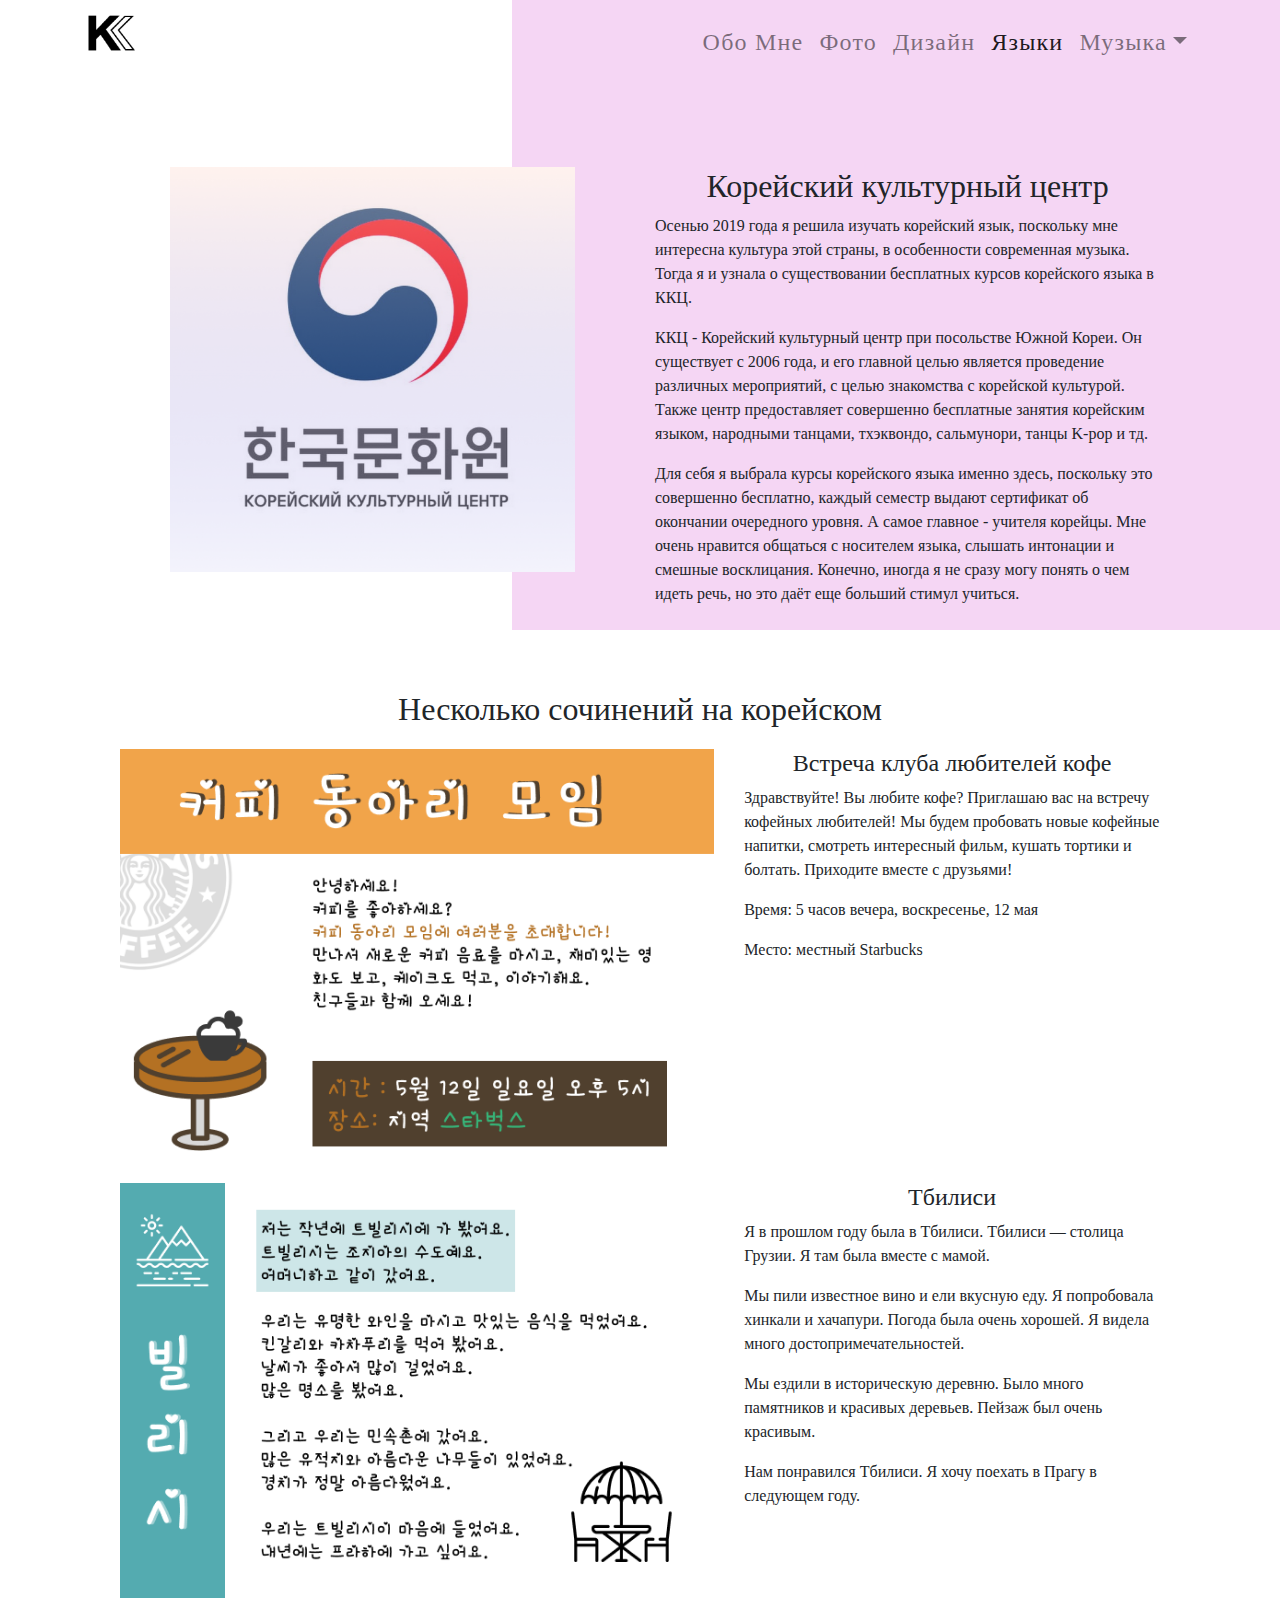
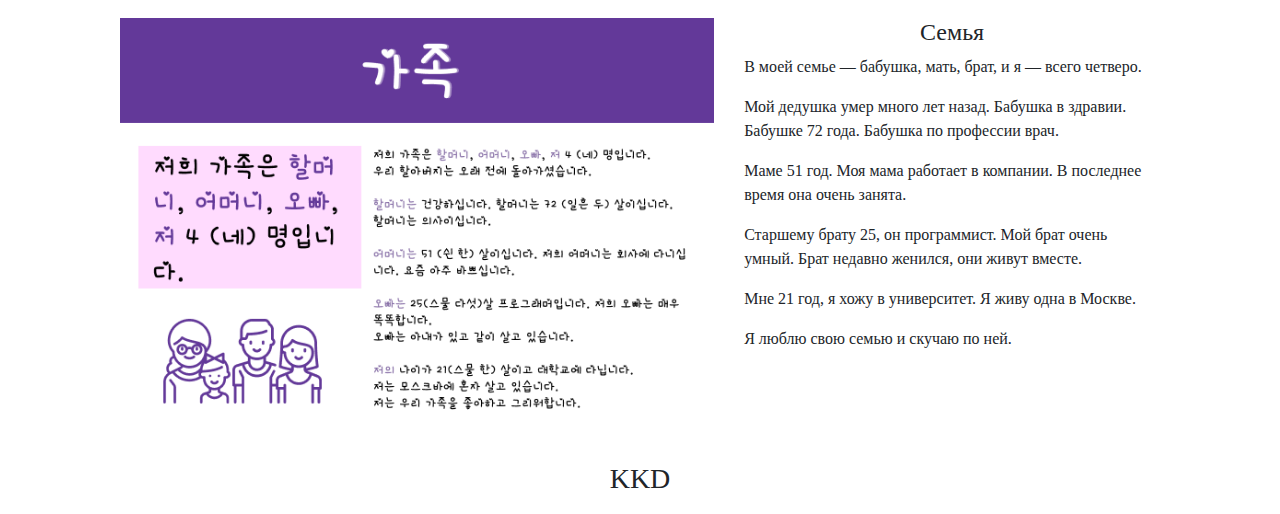
<file: kor.html>
<!DOCTYPE html>
<html>
  <head>
    <meta charset="utf-8">
    <meta http-equiv="X-UA-Compatible" content="IE=edge">
    <meta name="viewport" content="width=device-width, initial-scale=1">  <!--обеспечиваем адаптивность сайта -->
    <title>Ks kor</title>
    <link href="css/bootstrap-4.4.1.css" rel="stylesheet">
	  
	  <style>
		  
		  #ks{
			position:relative;
            z-index: 2;
			margin: 20px;
			margin-left: 0;  
		  }
		  #logo{
			  width:50px;
			  float: center center;
		  }
		  
		  .rectengle {
			  position: absolute;
			  width: 60vw;
			  height: 70vh;
			  right: 0px;
			  top: 0px;
			  background: #F5D6F4;
			  z-index:-1;
			  animation: colorr 5s infinite;
		  }
		  
		  @keyframes colorr{
			  0%,100%{
				  background: #F5D6F4;
			  }
			  50%{
				  background: #FDF9E5;
			  }
		  }
		  
		  h3,p{
          float: center;
          font-style: normal;
          font-weight: normal;
		  }
		  
		  footer{
			  position:static; /* Фиксированное положение */
			  bottom: 0; /* Левый нижний угол */
			  padding: 10px; 
		  }
		  
		  ul {
			 float: left;
		  }
		  
		  a{
			  font-style: normal;
			  font-weight: normal;
			  font-size: 1.5rem;
			  line-height: 30px;
			  letter-spacing: 0.05em;
			  text-transform: capitalize;
			  color: #000000;
			  
		  }
		  .aa{
			  font-size: 1rem;
		  }
		  
		  .dropdown-menu{
			  border: 0px;
		  }
		  
		  .figure-img {
			  height: 60vh;
			  width: auto;
		  }
		  
		  .row{
			  margin: 20px;
		  }


	  
	  </style> 
  </head>
  <body>
	
  <div class="rectengle"></div>
	  
	  <nav class="navbar navbar-light navbar-expand-lg clean-navbar">
        <div class="container"> 
		<a class="navbar-brand logo" href="index.html">	
	    <img id="logo" src="images/logo.png" alt="logo"> </a>
		<button data-toggle="collapse" class="navbar-toggler" data-target="#navcol-1"><span class="sr-only"></span><span class="navbar-toggler-icon"></span></button>
        <div class="collapse navbar-collapse" id="navcol-1">
            <ul class="nav navbar-nav ml-auto">
                <li class="nav-item"><a class="nav-link" href="about.html">Обо мне</a></li>
                <li class="nav-item"><a class="nav-link" href="photo.html">Фото</a></li>
                <li class="nav-item"><a class="nav-link" href="design.html">Дизайн</a></li>
                <li class="nav-item"><a class="nav-link active" href="kor.html">Языки</a></li>
				<li class="nav-item dropdown"><a data-toggle="dropdown" aria-expanded="false" class="dropdown-toggle nav-link" href="music.html">Музыка</a>
					<div role="menu" class="dropdown-menu">
						<a role="presentation" class="dropdown-item" href="music.html">Nct</a>
						<a role="presentation" class="dropdown-item" href="nct127.html">Nct 127</a>
						<a role="presentation" class="dropdown-item" href="nctu.html">Nct U</a>
						<a role="presentation" class="dropdown-item" href="nctdream.html">Nct Dream</a>
					</div>
				</li>
            </ul>
        </div>
    </div>
</nav>
<br>
<br>
<br>
  <section>
	  <div class="container">
		  <div class="row">
		   <div class="col-sm-6">
			<img class="img-fluid" src="images/kkc.png" alt="kks" style="padding: 50px; padding-top: 0;">  
		   </div>
			<div class="col-sm-6">
			  <h2 class="text-center">Корейский культурный центр</h2>
				<p>Осенью 2019 года я решила изучать корейский язык, поскольку мне интересна культура этой страны, в особенности современная музыка. Тогда я и узнала о существовании бесплатных курсов корейского языка в ККЦ.</p>
				<p>ККЦ - Корейский культурный центр при посольстве Южной Кореи. Он существует с 2006 года, и его главной целью является проведение различных мероприятий, с целью знакомства с корейской культурой. Также центр предоставляет совершенно бесплатные занятия корейским языком, народными танцами, тхэквондо, сальмунори, танцы K-pop и тд.</p>
				<p>Для себя я выбрала курсы корейского языка именно здесь, поскольку это совершенно бесплатно, каждый семестр выдают сертификат об окончании очередного уровня. А самое главное - учителя корейцы. Мне очень нравится общаться с носителем языка, слышать интонации и смешные восклицания. Конечно, иногда я не сразу могу понять о чем идеть речь, но это даёт еще больший стимул учиться.</p>
			  </div>  
		  </div>
	  </div>
	 <br>
	 <br> 
	 <h2 class="text-center">Несколько сочинений на корейском</h2> 
	  	  <div class="container">
		  <div class="row">
		   <div class="col-sm-7">
			<img class="img-fluid" src="images/kor1.png" alt="kor">  
		   </div>
			<div class="col-sm-5">
				<h4 class="text-center">Встреча клуба любителей кофе</h4>
				<p>Здравствуйте!
				Вы любите кофе?
				Приглашаю вас на встречу кофейных любителей!
				Мы будем пробовать новые кофейные напитки, смотреть интересный фильм, кушать тортики и болтать.
			    Приходите вместе с друзьями!</p>
				<p>Время: 5 часов вечера, воскресенье, 12 мая</p>
				<p>Место: местный Starbucks</p>
			</div>	
	  </div>
	  </div>
	  
	  	  	  <div class="container">
		  <div class="row">
		   <div class="col-sm-7">
			<img class="img-fluid" src="images/kor2.png" alt="kor">  
		   </div>
			<div class="col-sm-5">
				<h4 class="text-center">Тбилиси</h4>
				<p>Я в прошлом году была в Тбилиси. Тбилиси — столица Грузии. Я там была вместе с мамой.</p>
				<p>Мы пили известное вино и ели вкусную еду.
				Я попробовала хинкали и хачапури.
				Погода была очень хорошей.
				Я видела много достопримечательностей.</p>
				<p>Мы ездили в историческую деревню.
				Было много памятников и красивых деревьев.
				Пейзаж был очень красивым.</p>
				<p>Нам понравился Тбилиси.
				Я хочу поехать в Прагу в следующем году.</p>
			</div>	
	  </div>
	  </div>
	  
	  	  	  <div class="container">
		  <div class="row">
		   <div class="col-sm-7">
			<img class="img-fluid" src="images/kor3.png" alt="kor">  
		   </div>
			<div class="col-sm-5">
				<h4 class="text-center">Семья</h4>
				<p>В моей семье — бабушка, мать, брат, и я — всего четверо.</p>
				    <p>Мой дедушка умер много лет назад.
					Бабушка в здравии. Бабушке 72 года.
					Бабушка по профессии врач.</p>
					<p>Маме 51 год. Моя мама работает в компании. В последнее время она очень занята.</p>
					<p>Старшему брату 25, он программист. Мой брат очень умный.
					Брат недавно женился, они живут вместе.</p>
					<p>Мне 21 год, я хожу в университет.
					Я живу одна в Москве.</p>
					<p>Я люблю свою семью и скучаю по ней.</p>
			</div>	
	  </div>
	  </div>
    </section> 
	  
<footer>	
	<h3 class="text-center" >KKD</h3>
</footer> 	  

    <!-- jQuery (necessary for Bootstrap's JavaScript plugins) -->
    <script src="js/jquery-3.4.1.min.js"></script>
    <!-- Include all compiled plugins (below), or include individual files as needed -->
    <script src="js/popper.min.js"></script>
    <script src="js/bootstrap-4.4.1.js"></script>
  </body>	
</html>
</file>
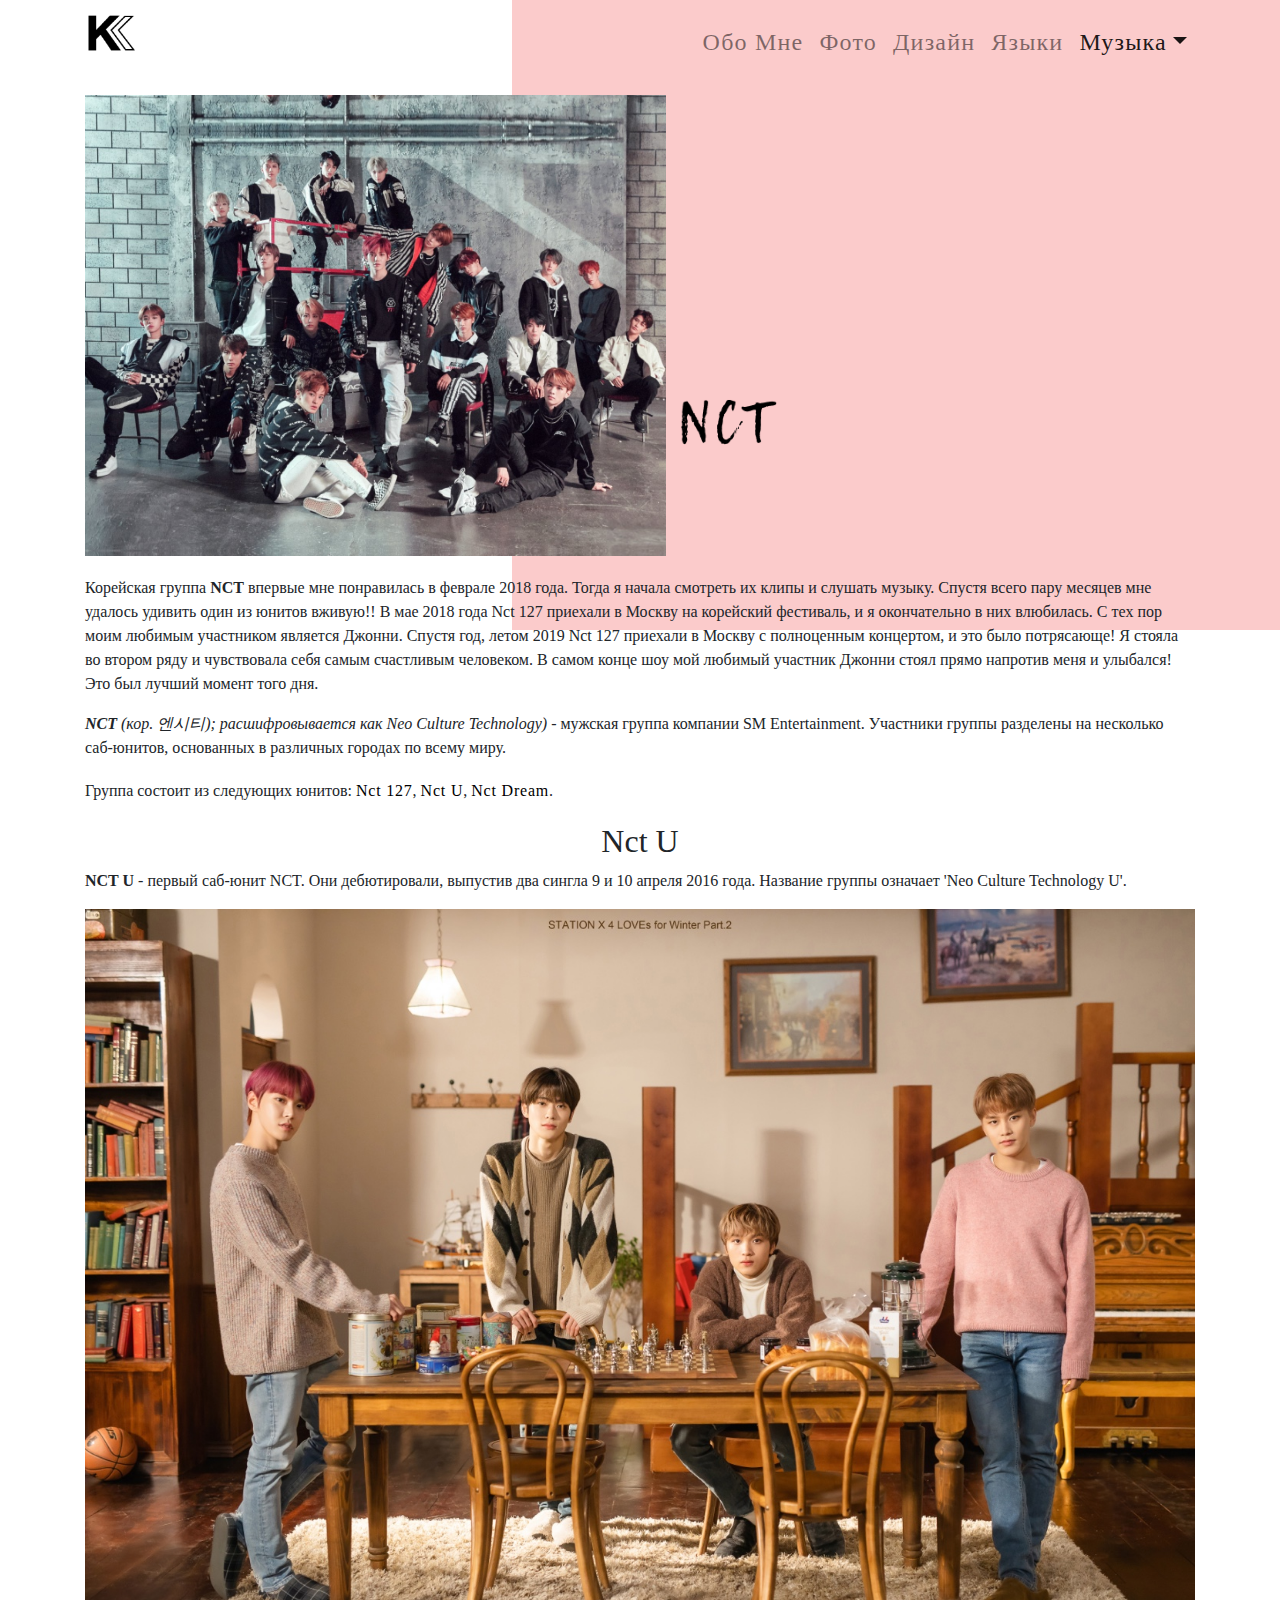
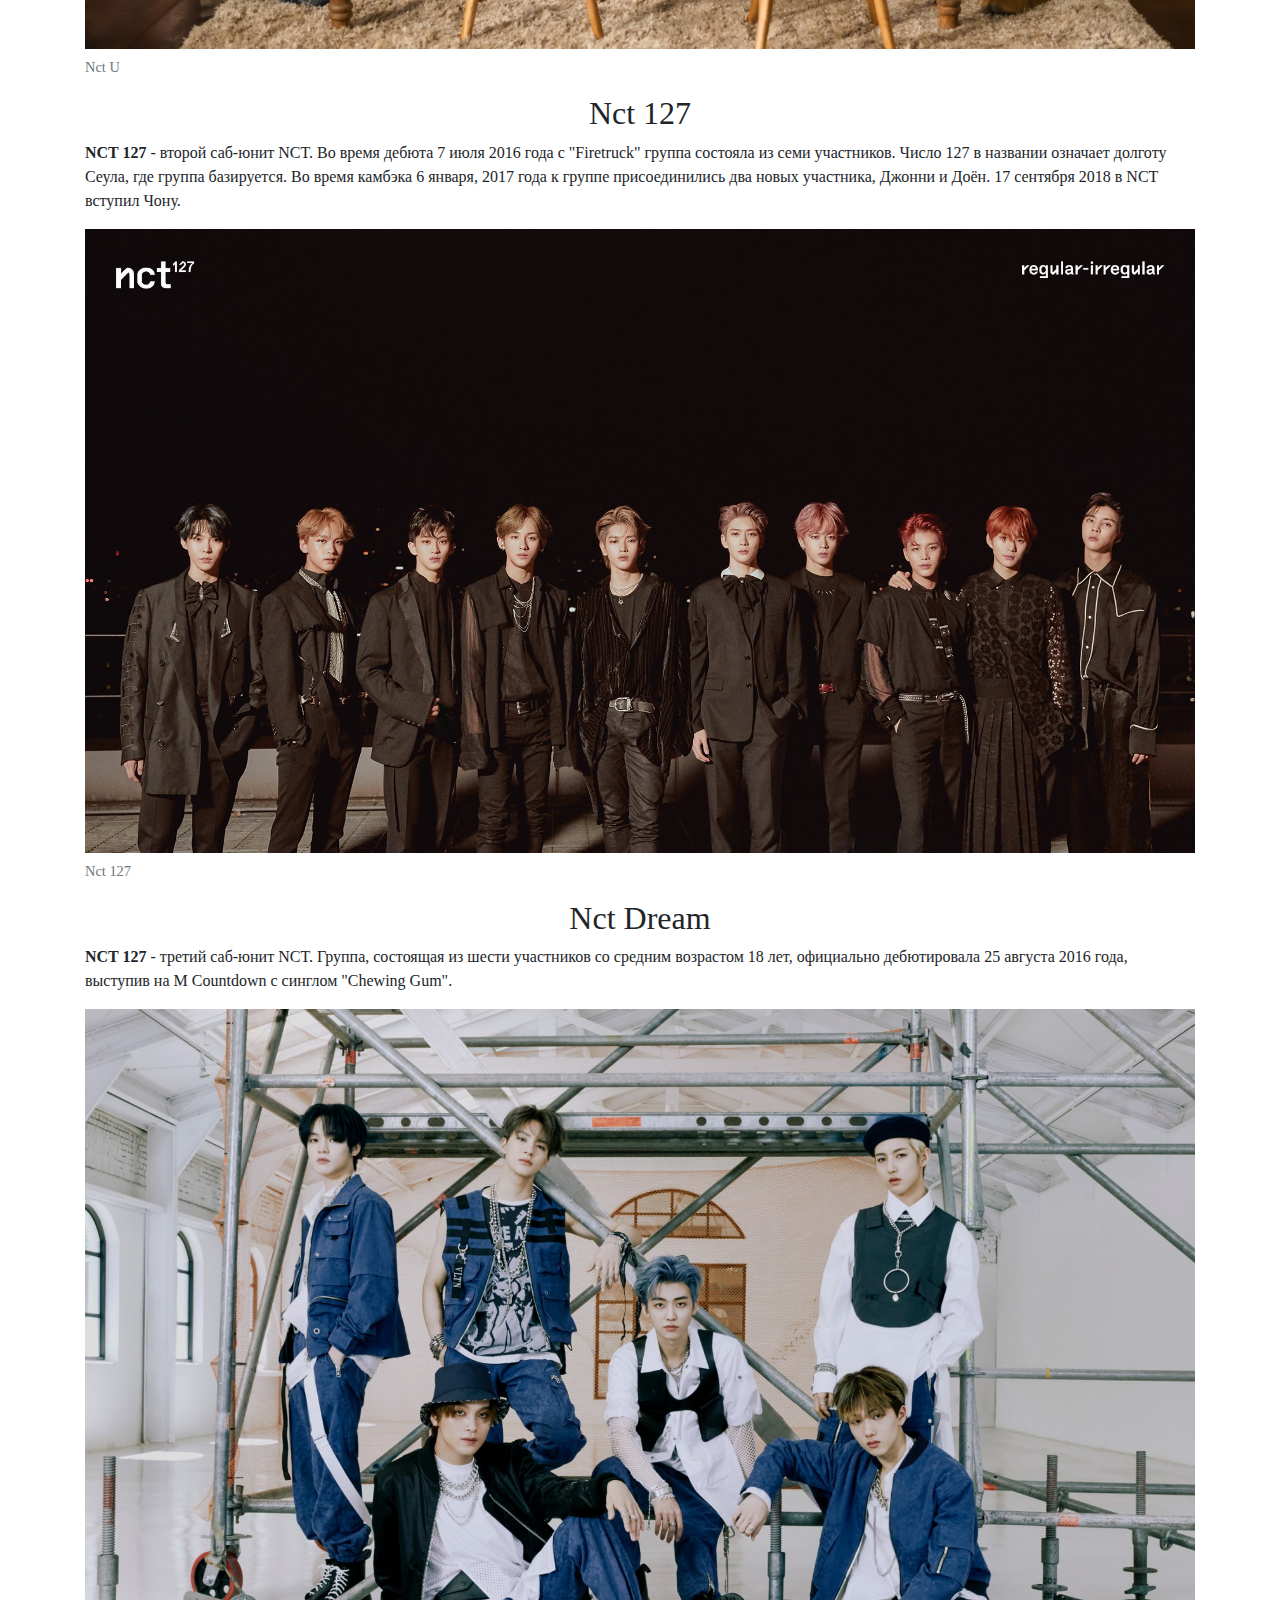
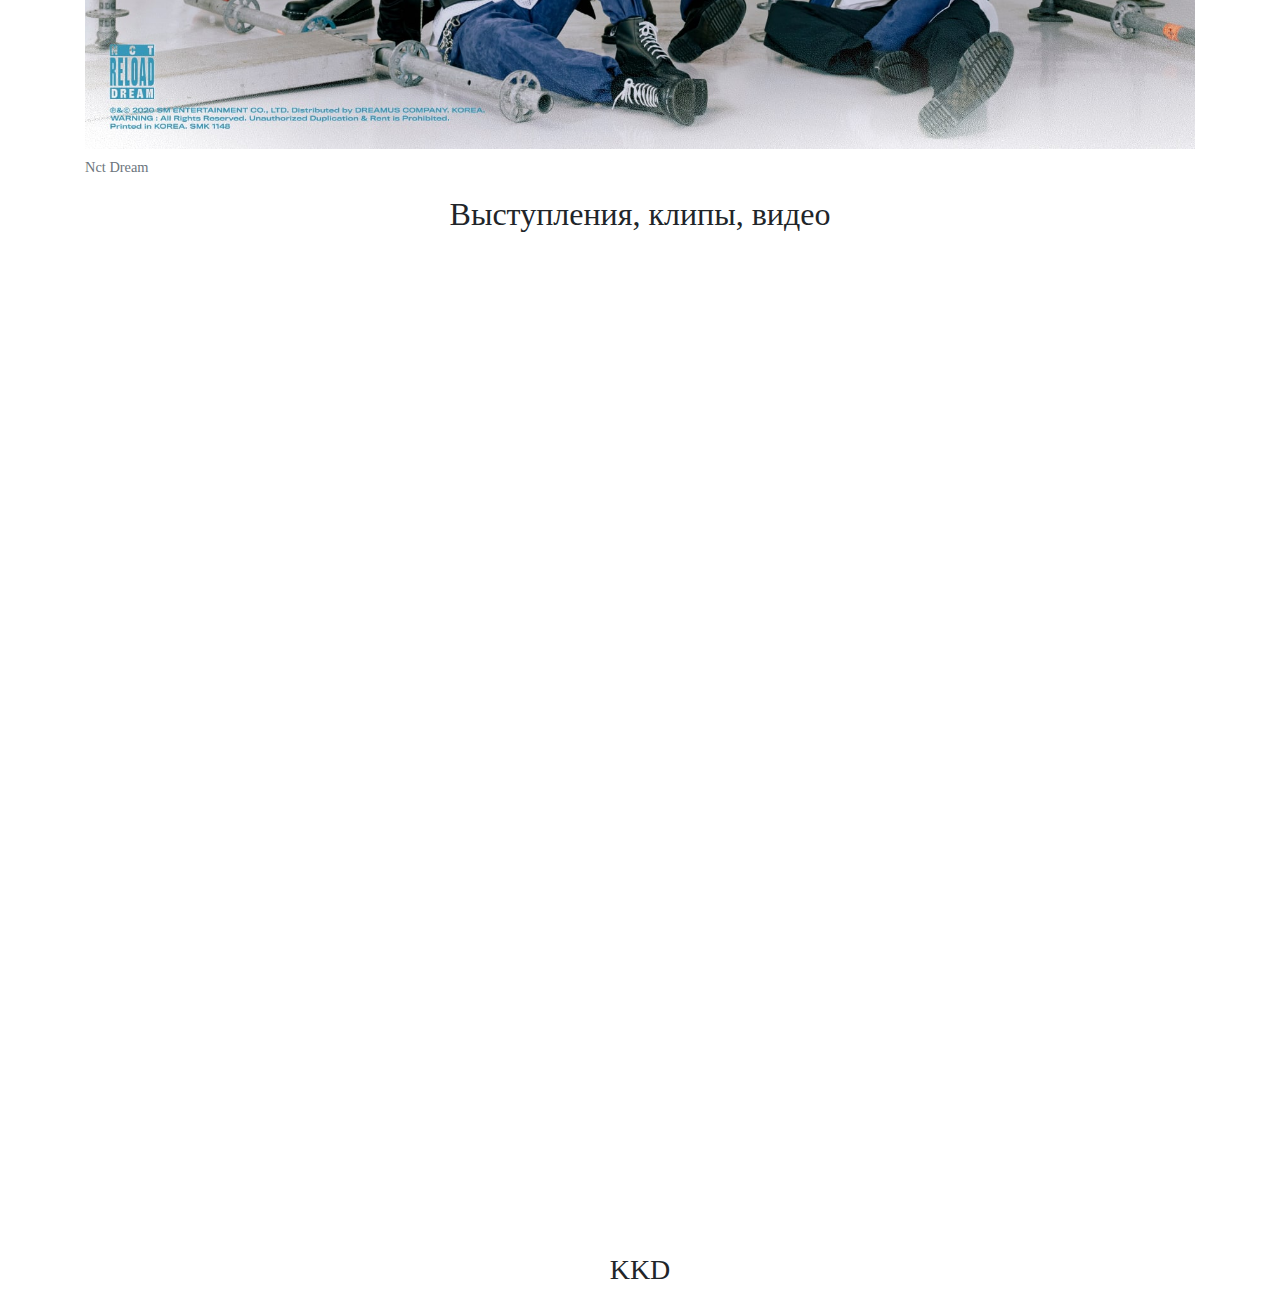
<file: music.html>
<!DOCTYPE html>
<html>
  <head>
    <meta charset="utf-8">
    <meta http-equiv="X-UA-Compatible" content="IE=edge">
    <meta name="viewport" content="width=device-width, initial-scale=1">  <!--обеспечиваем адаптивность сайта -->
    <title>Ks music</title>
    <link href="css/bootstrap-4.4.1.css" rel="stylesheet">
	  
	  <style>
		  
		  #ks{
			position:relative;
            z-index: 2;
			margin: 20px;
			margin-left: 0;  
		  }
		  #logo{
			  width:50px;
			  float: center center;
		  }
		  
		  .rectengle {
			  position: absolute;
			  width: 60vw;
			  height: 70vh;
			  right: 0px;
			  top: 0px;
			  background: #FBCBCB;
			  z-index: -1;
			  animation: colorr 5s infinite;
		  }
		  
		  @keyframes colorr{
			  0%,100%{
				  background: #FBCBCB;
			  }
			  50%{
				  background: #FFEAB2;
			  }
		  }
		  
		  h3,p{
          float: center;
          font-style: normal;
          font-weight: normal;
		  }
		  
		  
		  footer{
			  position:static; /* Фиксированное положение */
			  bottom: 0; /* Левый нижний угол */
			  padding: 10px; 
		  }
		  
		  ul {
			 float: left;
		  }
		  
		  a{
			  font-style: normal;
			  font-weight: normal;
			  font-size: 1.5rem;
			  line-height: 30px;
			  letter-spacing: 0.05em;
			  text-transform: capitalize;
			  color: #000000;
			  
		  }
		  .aa{
			  font-size: 1rem;
		  }
		  
		  .dropdown-menu{
			  border: 0px;
		  }
		  
		  .co {
			  position: relative;
			  width: 100%;
			  height: 0;
			  padding-bottom: 56.25%;
			  margin-bottom: 30px;
		  }
		  
		  .video {
			  position: absolute;
			  top: 0;
			  left: 0;
			  width: 100%;
			  height: 100%;
		  }
		  

	  
	  </style> 
  </head>
  <body>
	
  <div class="rectengle"></div>
	  
	  <nav class="navbar navbar-light navbar-expand-lg clean-navbar">
        <div class="container"> 
		<a class="navbar-brand logo" href="index.html">	
	    <img id="logo" src="images/logo.png" alt="logo"> </a>
		<button data-toggle="collapse" class="navbar-toggler" data-target="#navcol-1"><span class="sr-only"></span><span class="navbar-toggler-icon"></span></button>
        <div class="collapse navbar-collapse" id="navcol-1">
            <ul class="nav navbar-nav ml-auto">
                <li class="nav-item"><a class="nav-link" href="about.html">Обо мне</a></li>
                <li class="nav-item"><a class="nav-link" href="photo.html">Фото</a></li>
                <li class="nav-item"><a class="nav-link" href="design.html">Дизайн</a></li>
                <li class="nav-item"><a class="nav-link" href="kor.html">Языки</a></li>
				<li class="nav-item dropdown"><a data-toggle="dropdown" aria-expanded="false" class="dropdown-toggle nav-link active">Музыка</a>
					<div role="menu" class="dropdown-menu">
						<a role="presentation" class="dropdown-item active" href="music.html">Nct</a>
						<a role="presentation" class="dropdown-item" href="nct127.html">Nct 127</a>
						<a role="presentation" class="dropdown-item" href="nctu.html">Nct U</a>
						<a role="presentation" class="dropdown-item" href="nctdream.html">Nct Dream</a>
					</div>
				</li>
            </ul>
        </div>
    </div>
</nav>
  <section>
	      <div class="container">
        <div class="row">
            <div class="col-xl-12">
                <div class="intro">
				<img class="img-fluid" id="ks" alt="nct" src="images/nct all.png"/></div>
            </div>
        </div>
		<div class="row">	  
		 <div class="col-md-10 offset-md-1 offset-xl-0 col-xl-12">
                <div class="text">
					<p>Корейская группа <strong>NCT</strong> впервые мне понравилась в феврале 2018 года. Тогда я начала смотреть их клипы и слушать музыку. Спустя всего пару месяцев мне удалось удивить один из юнитов вживую!! В мае 2018 года Nct 127 приехали в Москву на корейский фестиваль, и я окончательно в них влюбилась. С тех пор моим любимым участником является Джонни. Спустя год, летом 2019 Nct 127 приехали в Москву с полноценным концертом, и это было потрясающе! Я стояла во втором ряду и чувствовала себя самым счастливым человеком. В самом конце шоу мой любимый участник Джонни стоял прямо напротив меня и улыбался! Это был лучший момент того дня.</p>
					<p><em><strong>NCT</strong> (кор. 엔시티); расшифровывается как Neo Culture Technology)</em> - мужская группа компании SM Entertainment. Участники группы разделены на несколько саб-юнитов, основанных в различных городах по всему миру.</p>
					<p>Группа состоит из следующих юнитов: <a class="aa" href="nct127.html">Nct 127</a>, <a class="aa" href="nctu.html">Nct U</a>, <a class="aa" href="nctdream.html">Nct Dream</a>.</p>
					<h2 class="text-center">Nct U</h2>
                    <p><strong>NCT U</strong> - первый саб-юнит NCT. Они дебютировали, выпустив два сингла 9 и 10 апреля 2016 года. Название группы означает 'Neo Culture Technology U'.</p>
                    <figure class="figure"><img alt="nct" class="figure-img img-fluid" src="images/u.jpg"/>
                        <figcaption class="figure-caption">Nct U</figcaption>
                    </figure>
					<h2 class="text-center">Nct 127</h2>
                    <p><strong>NCT 127</strong> - второй саб-юнит NCT. Во время дебюта 7 июля 2016 года с "Firetruck" группа состояла из семи участников. Число 127 в названии означает долготу Сеула, где группа базируется. Во время камбэка 6 января, 2017 года к группе присоединились два новых участника, Джонни и Доён. 17 сентября 2018 в NCT вступил Чону.</p>
                    <figure class="figure"><img alt="nct" class="figure-img img-fluid" src="images/nct127.png"/>
                        <figcaption class="figure-caption">Nct 127</figcaption>
                    </figure>
					<h2 class="text-center">Nct Dream</h2>
                    <p><strong>NCT 127</strong> - третий саб-юнит NCT. Группа, состоящая из шести участников со средним возрастом 18 лет, официально дебютировала 25 августа 2016 года, выступив на M Countdown с синглом "Chewing Gum".</p>
                    <figure class="figure"><img alt="nct" class="figure-img img-fluid" src="images/nct dr3.jpg"/>
                        <figcaption class="figure-caption">Nct Dream</figcaption>
                    </figure>
            </div>
			</div>
		</div>
	 </div>	
	  
	  		<div class="container">
		  <h2 class="text-center">Выступления, клипы, видео</h2>
			<div class="row">
             <div class="col-md-6">
				 <div class="co"><iframe class="video" src="https://www.youtube.com/embed/6Nu9o_fL0Lg" frameborder="0"  allow="accelerometer; autoplay; encrypted-media; gyroscope; picture-in-picture" allowfullscreen></iframe></div></div> 
			<div class="col-md-6">
			     <div class="co"><iframe class="video" src="https://www.youtube.com/embed/AlkrhPPBqVY" frameborder="0"  allow="accelerometer; autoplay; encrypted-media; gyroscope; picture-in-picture" allowfullscreen></iframe></div></div>
			</div>	
		<div class="row">
             <div class="col-md-6">
				 <div class="co"><iframe class="video" src="https://www.youtube.com/embed/8b2EP0NZtrU" frameborder="0"  allow="accelerometer; autoplay; encrypted-media; gyroscope; picture-in-picture" allowfullscreen></iframe></div></div> 
			<div class="col-md-6">
			     <div class="co"><iframe class="video" src="https://www.youtube.com/embed/Pne7e_FGGsM" frameborder="0"  allow="accelerometer; autoplay; encrypted-media; gyroscope; picture-in-picture" allowfullscreen></iframe></div></div>
			</div>	
	  <div class="row">
             <div class="col-md-6">
				 <div class="co"><iframe class="video" src="https://www.youtube.com/embed/g1RcPhn0w2s" frameborder="0"  allow="accelerometer; autoplay; encrypted-media; gyroscope; picture-in-picture" allowfullscreen></iframe></div></div> 
			<div class="col-md-6">
			     <div class="co"><iframe class="video" src="https://www.youtube.com/embed/KhrtA9tIQIU" frameborder="0"  allow="accelerometer; autoplay; encrypted-media; gyroscope; picture-in-picture" allowfullscreen></iframe></div></div>
			</div>	
		</div>
	  
    </section> 
	  
<footer>	
	<h3 class="text-center" >KKD</h3>
</footer>	  
    <!-- jQuery (necessary for Bootstrap's JavaScript plugins) -->
    <script src="js/jquery-3.4.1.min.js"></script>
    <!-- Include all compiled plugins (below), or include individual files as needed -->
    <script src="js/popper.min.js"></script>
    <script src="js/bootstrap-4.4.1.js"></script>
  </body> 
</html>
</file>
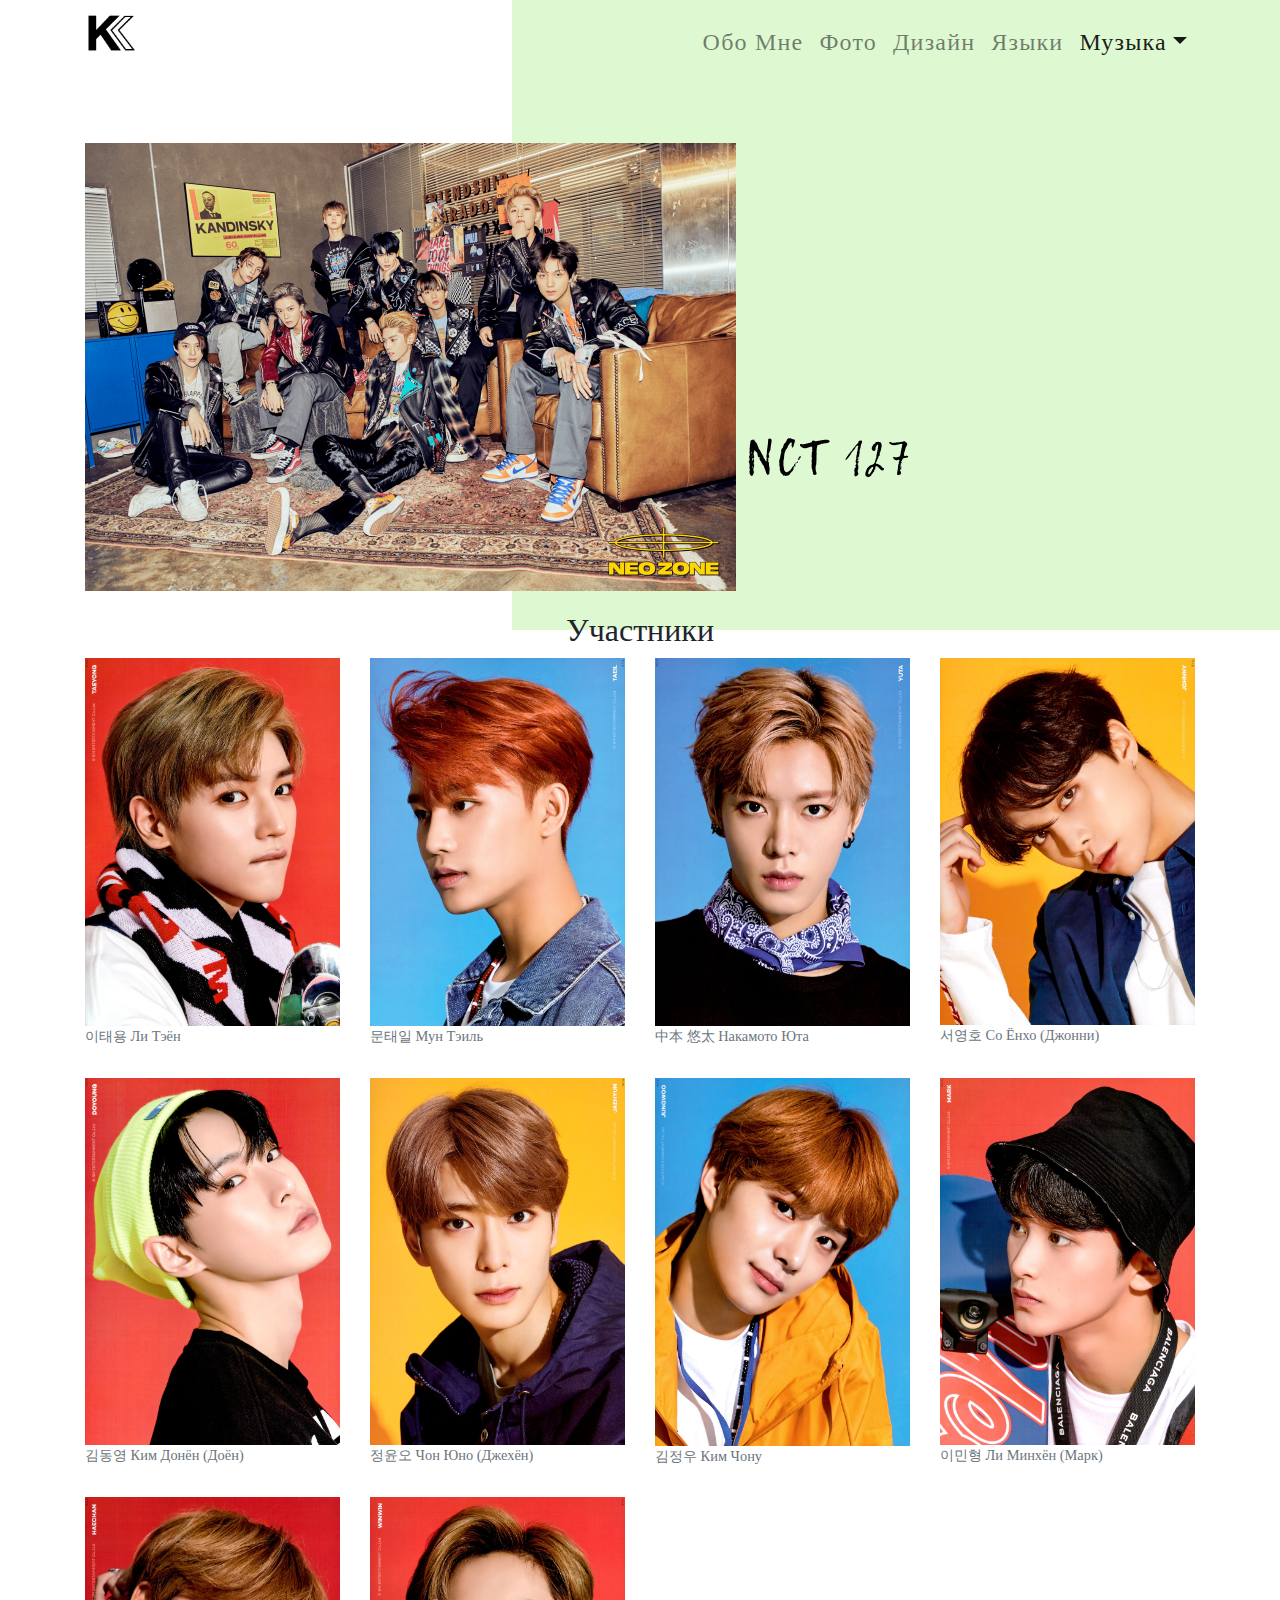
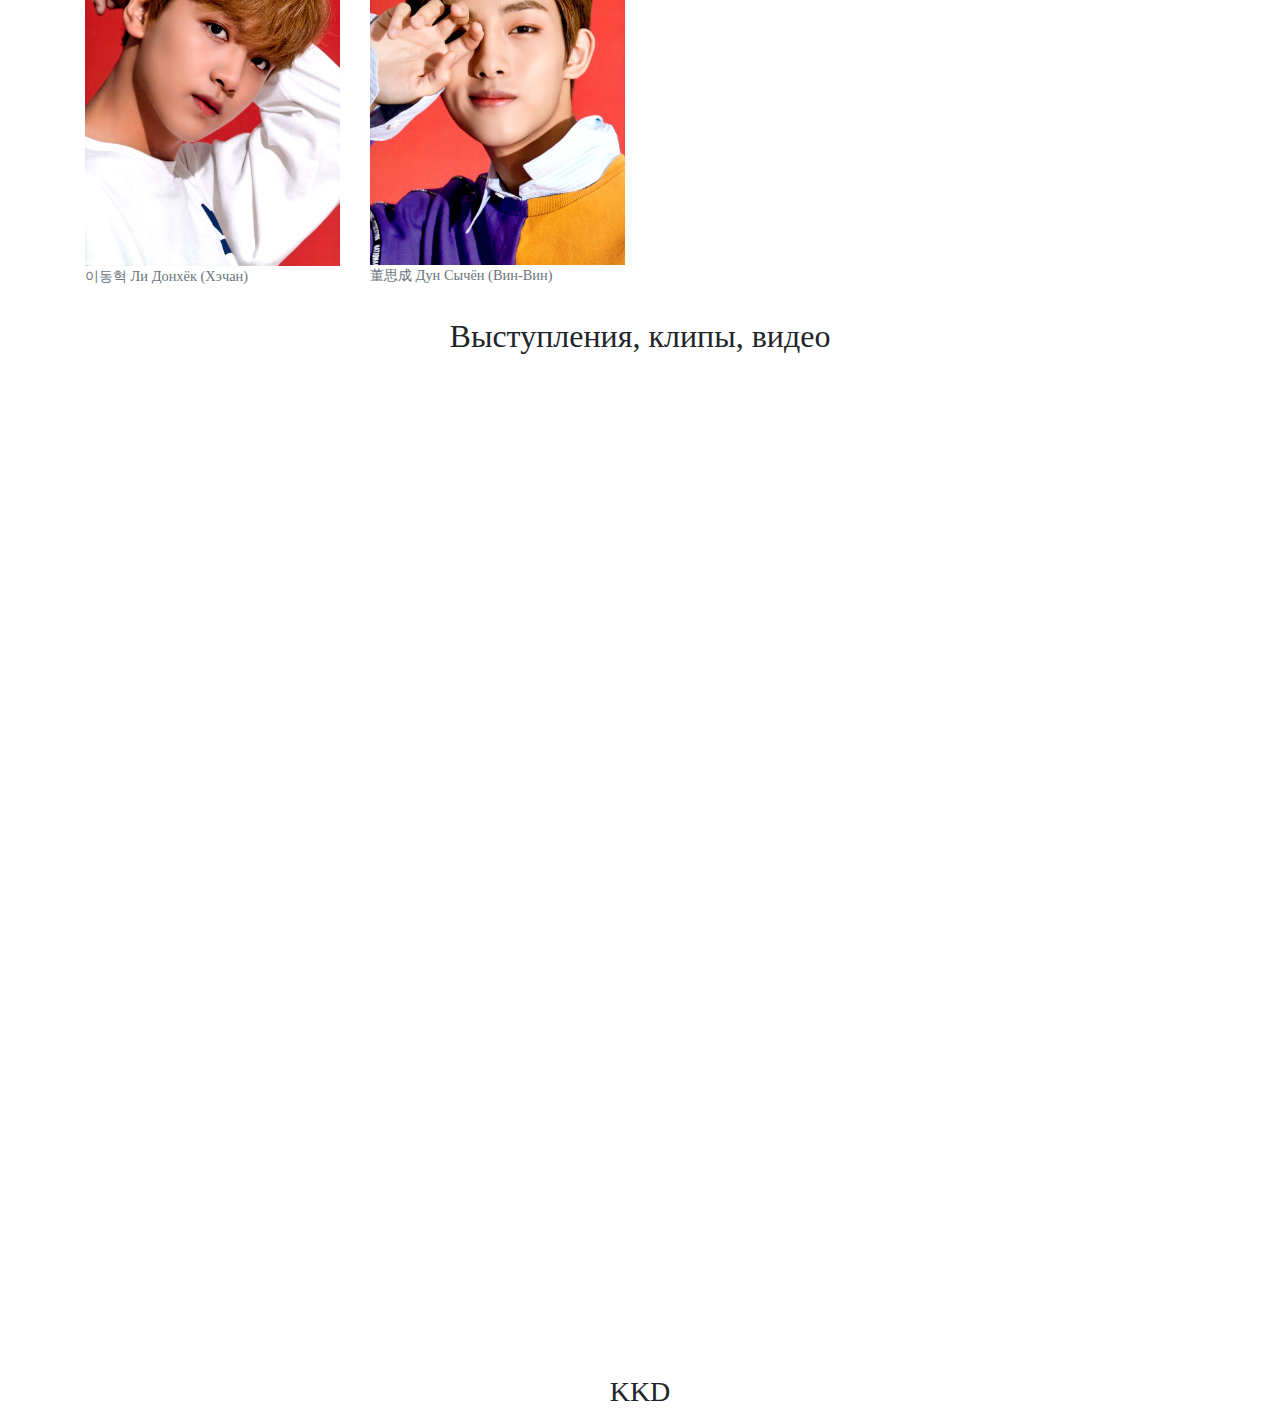
<file: nct127.html>
<!DOCTYPE html>
<html>
  <head>
    <meta charset="utf-8">
    <meta http-equiv="X-UA-Compatible" content="IE=edge">
    <meta name="viewport" content="width=device-width, initial-scale=1">  <!--обеспечиваем адаптивность сайта -->
    <title>Ks nct</title>
    <link href="css/bootstrap-4.4.1.css" rel="stylesheet">
	  
	  <style>
		  
		  #ks{
			position:relative;
            z-index: 2;
			margin: 20px;
			margin-left: 0;
		  }
		  
		  #logo{
			  width:50px;
			  float: center center;
		  }
		  
		  .rectengle {
			  position: absolute;
			  width: 60vw;
			  height: 70vh;
			  right: 0px;
			  top: 0px;
			  z-index: -1;
			  background: #DEF8D2;
			  animation: colorr 5s infinite;
		  }
		  
		  @keyframes colorr{
			  0%,100%{
				  background: #DEF8D2;
			  }
			  50%{
				  background: #FFEAB2;
			  }
		  }
		  
		  h3,p{
          float: center;
          font-style: normal;
          font-weight: normal;
		  }
		  
		  
		  footer{
			  position:static; /* Фиксированное положение */
			  bottom: 0; /* Левый нижний угол */
			  padding: 10px; 
		  }
		  
		  ul {
			 float: left;
		  }
		  
		  a{
			  font-style: normal;
			  font-weight: normal;
			  font-size: 1.5rem;
			  line-height: 30px;
			  letter-spacing: 0.05em;
			  text-transform: capitalize;
			  color: #000000;
			  
		  }
		  .aa{
			  font-size: 1rem;
		  }
		  
		  .dropdown-menu{
			  border: 0px;
		  }
		  
		  .photo-gallery .item {
          padding-bottom: 30px;
          }
		  
		  .co {
			  position: relative;
			  width: 100%;
			  height: 0;
			  padding-bottom: 56.25%;
			  margin-bottom: 30px;
		  }
		  
		  .video {
			  position: absolute;
			  top: 0;
			  left: 0;
			  width: 100%;
			  height: 100%;
		  }

	  
	  </style> 
  </head>
  <body>
	
  <div class="rectengle"></div>
	  
	  <nav class="navbar navbar-light navbar-expand-lg clean-navbar">
        <div class="container"> 
		<a class="navbar-brand logo" href="index.html">	
	    <img id="logo" src="images/logo.png" alt="logo"> </a>
		<button data-toggle="collapse" class="navbar-toggler" data-target="#navcol-1"><span class="sr-only"></span><span class="navbar-toggler-icon"></span></button>
        <div class="collapse navbar-collapse" id="navcol-1">
            <ul class="nav navbar-nav ml-auto">
                <li class="nav-item"><a class="nav-link" href="about.html">Обо мне</a></li>
                <li class="nav-item"><a class="nav-link" href="photo.html">Фото</a></li>
                <li class="nav-item"><a class="nav-link" href="design.html">Дизайн</a></li>
                <li class="nav-item"><a class="nav-link" href="kor.html">Языки</a></li>
				<li class="nav-item dropdown"><a data-toggle="dropdown" aria-expanded="false" class="dropdown-toggle nav-link active">Музыка</a>
					<div role="menu" class="dropdown-menu">
						<a role="presentation" class="dropdown-item" href="music.html">Nct</a>
						<a role="presentation" class="dropdown-item active" href="nct127.html">Nct 127</a>
						<a role="presentation" class="dropdown-item" href="nctu.html">Nct U</a>
						<a role="presentation" class="dropdown-item" href="nctdream.html">Nct Dream</a>
					</div>
				</li>
            </ul>
        </div>
    </div>
</nav>
<br>
<br>
  <section>
	      <div class="container">
				<img class="img-fluid" id="ks" alt="nct127" src="images/127 1.png"/>
	  </div>   
  </section> 
	  
	<section>
	 <div class="photo-gallery">
      <div class="container">
        <div class="intro">
            <h2 class="text-center">Участники</h2>
        </div>
        <div class="row photos">
            <div class="col-sm-6 col-md-4 col-lg-3 item"><a data-lightbox="photos"><img alt="img" class="img-fluid" src="images/ty.jpg" /></a><figcaption class="figure-caption">이태용 Ли Тэён</figcaption></div>
            <div class="col-sm-6 col-md-4 col-lg-3 item"><a data-lightbox="photos"><img alt="img" class="img-fluid" src="images/tl.jpg" /></a><figcaption class="figure-caption">문태일 Мун Тэиль</figcaption></div>
            <div class="col-sm-6 col-md-4 col-lg-3 item"><a data-lightbox="photos"><img alt="img" class="img-fluid" src="images/yu.jpg" /></a><figcaption class="figure-caption">中本 悠太 Накамото Юта</figcaption></div>
            <div class="col-sm-6 col-md-4 col-lg-3 item"><a data-lightbox="photos"><img alt="img" class="img-fluid" src="images/johnny.jpg" /></a><figcaption class="figure-caption">서영호 Со Ёнхо (Джонни)</figcaption></div> 
            <div class="col-sm-6 col-md-4 col-lg-3 item"><a data-lightbox="photos"><img alt="img" class="img-fluid" src="images/dy.jpg" /></a><figcaption class="figure-caption">김동영 Ким Донён (Доён)</figcaption></div>
            <div class="col-sm-6 col-md-4 col-lg-3 item"><a data-lightbox="photos"><img alt="img" class="img-fluid" src="images/jh.jpg" /></a><figcaption class="figure-caption">정윤오 Чон Юно (Джехён)</figcaption></div>
			<div class="col-sm-6 col-md-4 col-lg-3 item"><a data-lightbox="photos"><img alt="img" class="img-fluid" src="images/jw.jpg" /></a><figcaption class="figure-caption">김정우 Ким Чону</figcaption></div>
			<div class="col-sm-6 col-md-4 col-lg-3 item"><a data-lightbox="photos"><img alt="img" class="img-fluid" src="images/mk.jpg" /></a><figcaption class="figure-caption">이민형 Ли Минхён (Марк)</figcaption></div>
			<div class="col-sm-6 col-md-4 col-lg-3 item"><a data-lightbox="photos"><img alt="img" class="img-fluid" src="images/hc.jpg" /></a><figcaption class="figure-caption">이동혁 Ли Донхёк (Хэчан)</figcaption></div>
			<div class="col-sm-6 col-md-4 col-lg-3 item"><a data-lightbox="photos"><img alt="img" class="img-fluid" src="images/sc.jpg" /></a><figcaption class="figure-caption">董思成 Дун Сычён (Вин-Вин)</figcaption></div>
        </div>	   
    </div>
</div>
		<div class="container">
		  <h2 class="text-center">Выступления, клипы, видео</h2>
			<div class="row">
             <div class="col-md-6">
				 <div class="co"><iframe class="video" src="https://www.youtube.com/embed/NOpe-4YROXA  " frameborder="0"  allow="accelerometer; autoplay; encrypted-media; gyroscope; picture-in-picture" allowfullscreen></iframe></div></div> 
			<div class="col-md-6">
			     <div class="co"><iframe class="video" src="https://www.youtube.com/embed/xEKlhTV2HYI" frameborder="0"  allow="accelerometer; autoplay; encrypted-media; gyroscope; picture-in-picture" allowfullscreen></iframe></div></div>
			</div>	
		<div class="row">
             <div class="col-md-6">
				 <div class="co"><iframe class="video" src="https://www.youtube.com/embed/mIklJd-oPPU" frameborder="0"  allow="accelerometer; autoplay; encrypted-media; gyroscope; picture-in-picture" allowfullscreen></iframe></div></div> 
			<div class="col-md-6">
			     <div class="co"><iframe class="video" src="https://www.youtube.com/embed/Dn3e01YnhH4" frameborder="0"  allow="accelerometer; autoplay; encrypted-media; gyroscope; picture-in-picture" allowfullscreen></iframe></div></div>
			</div>	
			<div class="row">
             <div class="col-md-6">
				 <div class="co"><iframe class="video" src="https://www.youtube.com/embed/Pne7e_FGGsM" frameborder="0"  allow="accelerometer; autoplay; encrypted-media; gyroscope; picture-in-picture" allowfullscreen></iframe></div></div> 
			<div class="col-md-6">
			     <div class="co"><iframe class="video" src="https://www.youtube.com/embed/rLBOl09I0F8" frameborder="0"  allow="accelerometer; autoplay; encrypted-media; gyroscope; picture-in-picture" allowfullscreen></iframe></div></div>
			</div>	
		</div>

	 </section> 
	  
<footer>	
	<h3 class="text-center" >KKD</h3>
</footer> 
    <!-- jQuery (necessary for Bootstrap's JavaScript plugins) -->
    <script src="js/jquery-3.4.1.min.js"></script>
    <!-- Include all compiled plugins (below), or include individual files as needed -->
    <script src="js/popper.min.js"></script>
    <script src="js/bootstrap-4.4.1.js"></script>
  </body>
</html>
</file>
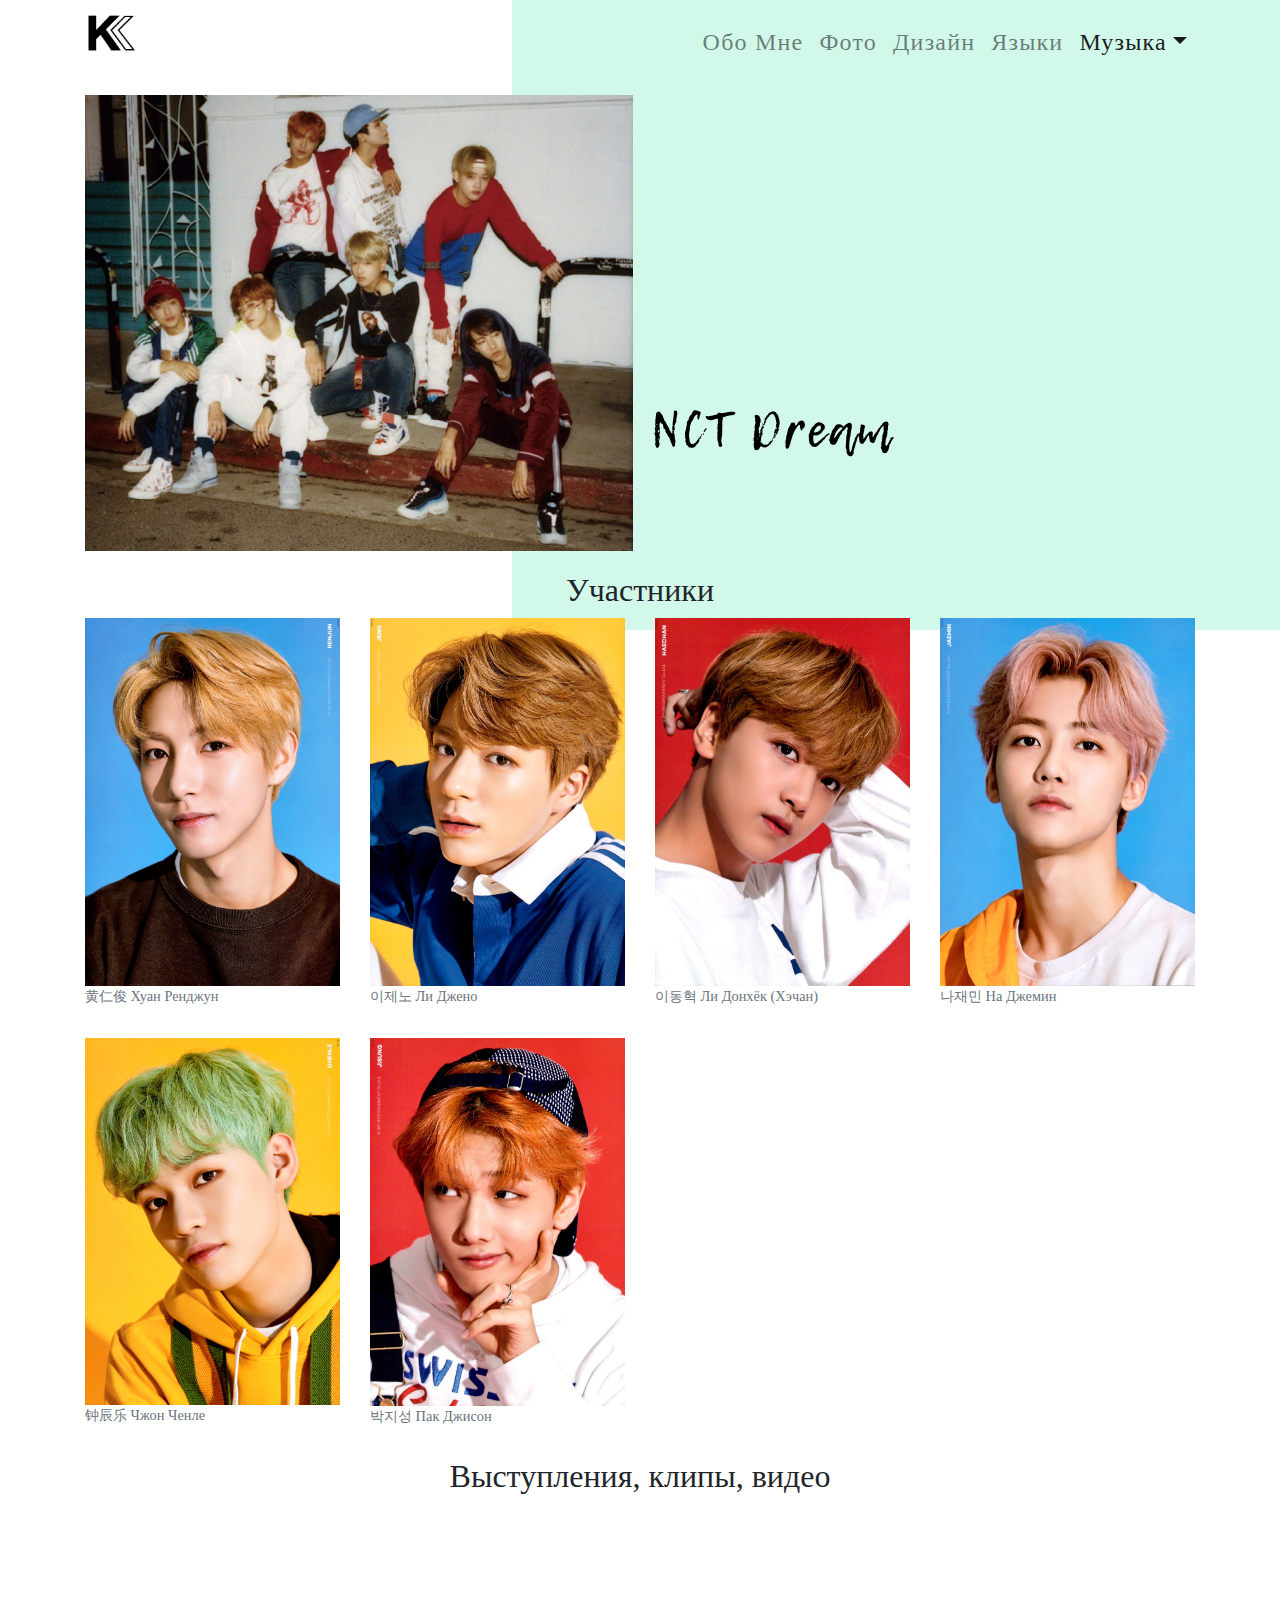
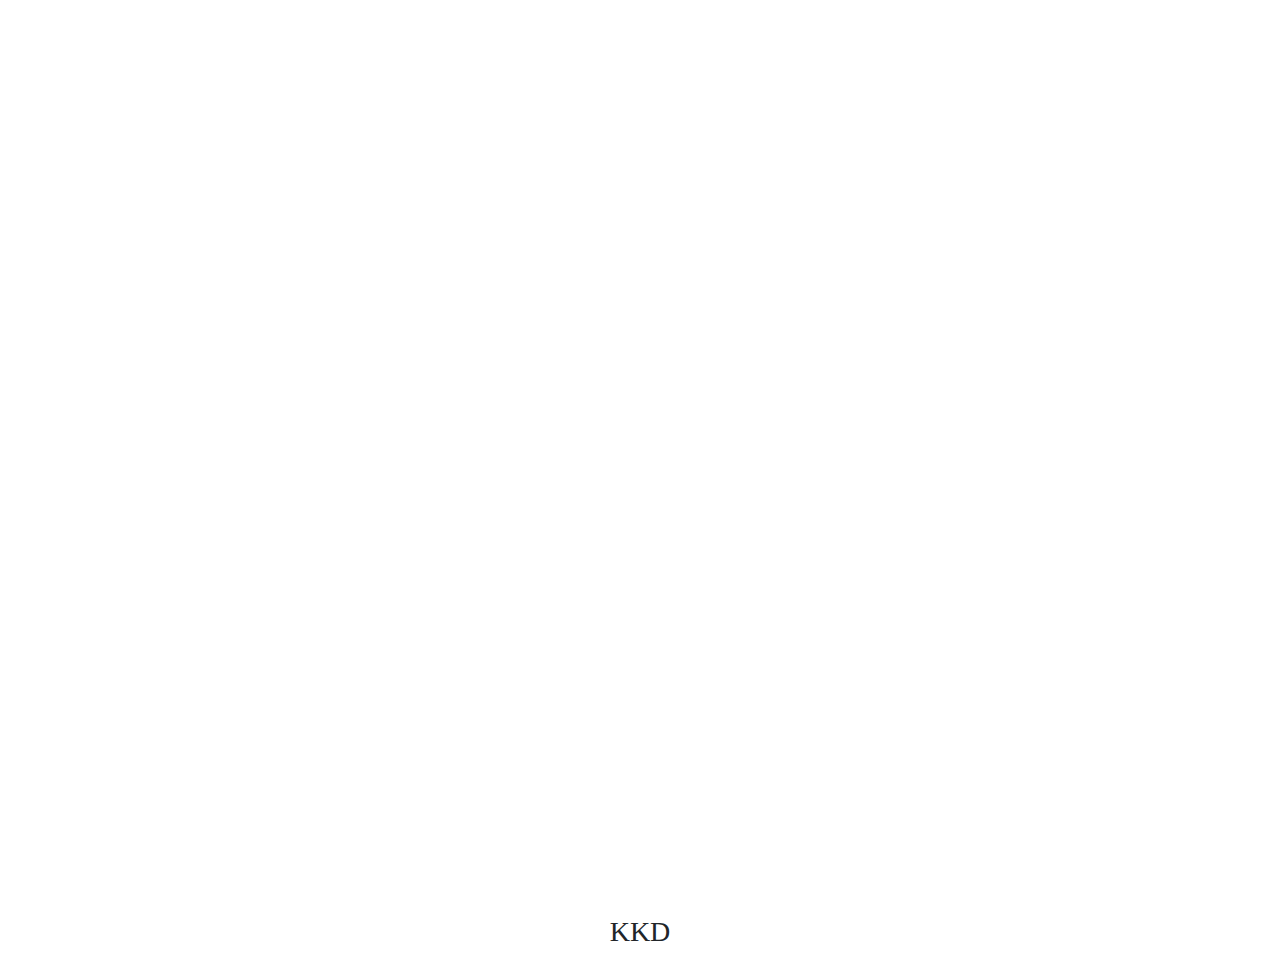
<file: nctdream.html>
<!DOCTYPE html>
<html>
  <head>
    <meta charset="utf-8">
    <meta http-equiv="X-UA-Compatible" content="IE=edge">
    <meta name="viewport" content="width=device-width, initial-scale=1">  <!--обеспечиваем адаптивность сайта -->
    <title>Ks nct</title>
    <link href="css/bootstrap-4.4.1.css" rel="stylesheet">
	  
	  <style>
		  
		  #ks{
			position:relative;
            z-index: 2;
			margin: 20px;
			margin-left: 0;
		  }
		  
		  #logo{
			  width:50px;
			  float: center center;
		  }
		  
		  .rectengle {
			  position: absolute;
			  width: 60vw;
			  height: 70vh;
			  right: 0px;
			  top: 0px;
			  background: #D2F8EA;
			  z-index: -1;
			  animation: colorr 5s infinite;
		  }
		  
		  @keyframes colorr{
			  0%,100%{
				  background: #D2F8EA;
			  }
			  50%{
				  background: #FBCBCB;
			  }
		  }
		  
		  h3,p{
          float: center;
          font-style: normal;
          font-weight: normal;
		  }
		  
		  footer{
			  position:static; /* Фиксированное положение */
			  bottom: 0; /* Левый нижний угол */
			  padding: 10px; 
		  }
		  
		  ul {
			 float: left;
		  }
		  
		  a{
			  font-style: normal;
			  font-weight: normal;
			  font-size: 1.5rem;
			  line-height: 30px;
			  letter-spacing: 0.05em;
			  text-transform: capitalize;
			  color: #000000;
			  
		  }
		  .aa{
			  font-size: 1rem;
		  }
		  
		  .dropdown-menu{
			  border: 0px;
		  }
		  
		  .photo-gallery .item {
          padding-bottom: 30px;
          }
		  
		  .co {
			  position: relative;
			  width: 100%;
			  height: 0;
			  padding-bottom: 56.25%;
			  margin-bottom: 30px;
		  }
		  
		  .video {
			  position: absolute;
			  top: 0;
			  left: 0;
			  width: 100%;
			  height: 100%;
		  }

	  
	  </style> 
  </head>
  <body>
	
  <div class="rectengle"></div>
	  
	  <nav class="navbar navbar-light navbar-expand-lg clean-navbar">
        <div class="container"> 
		<a class="navbar-brand logo" href="index.html">	
	    <img id="logo" src="images/logo.png" alt="logo"> </a>
		<button data-toggle="collapse" class="navbar-toggler" data-target="#navcol-1"><span class="sr-only"></span><span class="navbar-toggler-icon"></span></button>
        <div class="collapse navbar-collapse" id="navcol-1">
            <ul class="nav navbar-nav ml-auto">
                <li class="nav-item"><a class="nav-link" href="about.html">Обо мне</a></li>
                <li class="nav-item"><a class="nav-link" href="photo.html">Фото</a></li>
                <li class="nav-item"><a class="nav-link" href="design.html">Дизайн</a></li>
                <li class="nav-item"><a class="nav-link" href="kor.html">Языки</a></li>
				<li class="nav-item dropdown"><a data-toggle="dropdown" aria-expanded="false" class="dropdown-toggle nav-link active">Музыка</a>
					<div role="menu" class="dropdown-menu">
						<a role="presentation" class="dropdown-item" href="music.html">Nct</a>
						<a role="presentation" class="dropdown-item" href="nct127.html">Nct 127</a>
						<a role="presentation" class="dropdown-item" href="nctu.html">Nct U</a>
						<a role="presentation" class="dropdown-item  active" href="nctdream.html">Nct Dream</a>
					</div>
				</li>
            </ul>
        </div>
    </div>
</nav>
  <section>
	      <div class="container">
				<img class="img-fluid" id="ks" alt="nctDream" src="images/nctDr.png"/>
	  </div>   
  </section> 
	  
	<section>
	 <div class="photo-gallery">
      <div class="container">
        <div class="intro">
            <h2 class="text-center">Участники</h2>
        </div>
        <div class="row photos">
            <div class="col-sm-6 col-md-4 col-lg-3 item"><a data-lightbox="photos"><img alt="img" class="img-fluid" src="images/ren.jpg" /></a><figcaption class="figure-caption">黄仁俊 Хуан Ренджун</figcaption></div>
            <div class="col-sm-6 col-md-4 col-lg-3 item"><a data-lightbox="photos"><img alt="img" class="img-fluid" src="images/jn.jpg" /></a><figcaption class="figure-caption">이제노 Ли Джено</figcaption></div>
            <div class="col-sm-6 col-md-4 col-lg-3 item"><a data-lightbox="photos"><img alt="img" class="img-fluid" src="images/hc.jpg" /></a><figcaption class="figure-caption">이동혁 Ли Донхёк (Хэчан)</figcaption></div>
            <div class="col-sm-6 col-md-4 col-lg-3 item"><a data-lightbox="photos"><img alt="img" class="img-fluid" src="images/jm.jpg" /></a><figcaption class="figure-caption">나재민 На Джемин</figcaption></div> 
            <div class="col-sm-6 col-md-4 col-lg-3 item"><a data-lightbox="photos"><img alt="img" class="img-fluid" src="images/cl.jpg" /></a><figcaption class="figure-caption">钟辰乐 Чжон Ченле</figcaption></div>
            <div class="col-sm-6 col-md-4 col-lg-3 item"><a data-lightbox="photos"><img alt="img" class="img-fluid" src="images/js.jpg" /></a><figcaption class="figure-caption">박지성 Пак Джисон</figcaption></div>
        </div>	   
    </div>
</div>
		<div class="container">
		  <h2 class="text-center">Выступления, клипы, видео</h2>	
		<div class="row">
             <div class="col-md-6">
				 <div class="co"><iframe class="video" src="https://www.youtube.com/embed/Zl7H9Wudpag" frameborder="0"  allow="accelerometer; autoplay; encrypted-media; gyroscope; picture-in-picture" allowfullscreen></iframe></div></div> 
			<div class="col-md-6">
			     <div class="co"><iframe class="video" src="https://www.youtube.com/embed/IvsOB1QRxWY" frameborder="0"  allow="accelerometer; autoplay; encrypted-media; gyroscope; picture-in-picture" allowfullscreen></iframe></div></div>
			</div>	
			<div class="row">
             <div class="col-md-6">
				 <div class="co"><iframe class="video" src="https://www.youtube.com/embed/_FA0E6RbXnE" frameborder="0"  allow="accelerometer; autoplay; encrypted-media; gyroscope; picture-in-picture" allowfullscreen></iframe></div></div> 
			<div class="col-md-6">
			     <div class="co"><iframe class="video" src="https://www.youtube.com/embed/kaG3jnBVfnY" frameborder="0"  allow="accelerometer; autoplay; encrypted-media; gyroscope; picture-in-picture" allowfullscreen></iframe></div></div>
			</div>	
			<div class="row">
             <div class="col-md-6">
				 <div class="co"><iframe class="video" src="https://www.youtube.com/embed/lXZxuRHggYY" frameborder="0"  allow="accelerometer; autoplay; encrypted-media; gyroscope; picture-in-picture" allowfullscreen></iframe></div></div> 
			<div class="col-md-6">
			     <div class="co"><iframe class="video" src="https://www.youtube.com/embed/zJ73zi4M4YY" frameborder="0"  allow="accelerometer; autoplay; encrypted-media; gyroscope; picture-in-picture" allowfullscreen></iframe></div></div>
			</div>
		</div>

	 </section> 
<footer>	
	<h3 class="text-center" >KKD</h3>
</footer> 
    <!-- jQuery (necessary for Bootstrap's JavaScript plugins) -->
    <script src="js/jquery-3.4.1.min.js"></script>
    <!-- Include all compiled plugins (below), or include individual files as needed -->
    <script src="js/popper.min.js"></script>
    <script src="js/bootstrap-4.4.1.js"></script>
  </body>
</html>
</file>
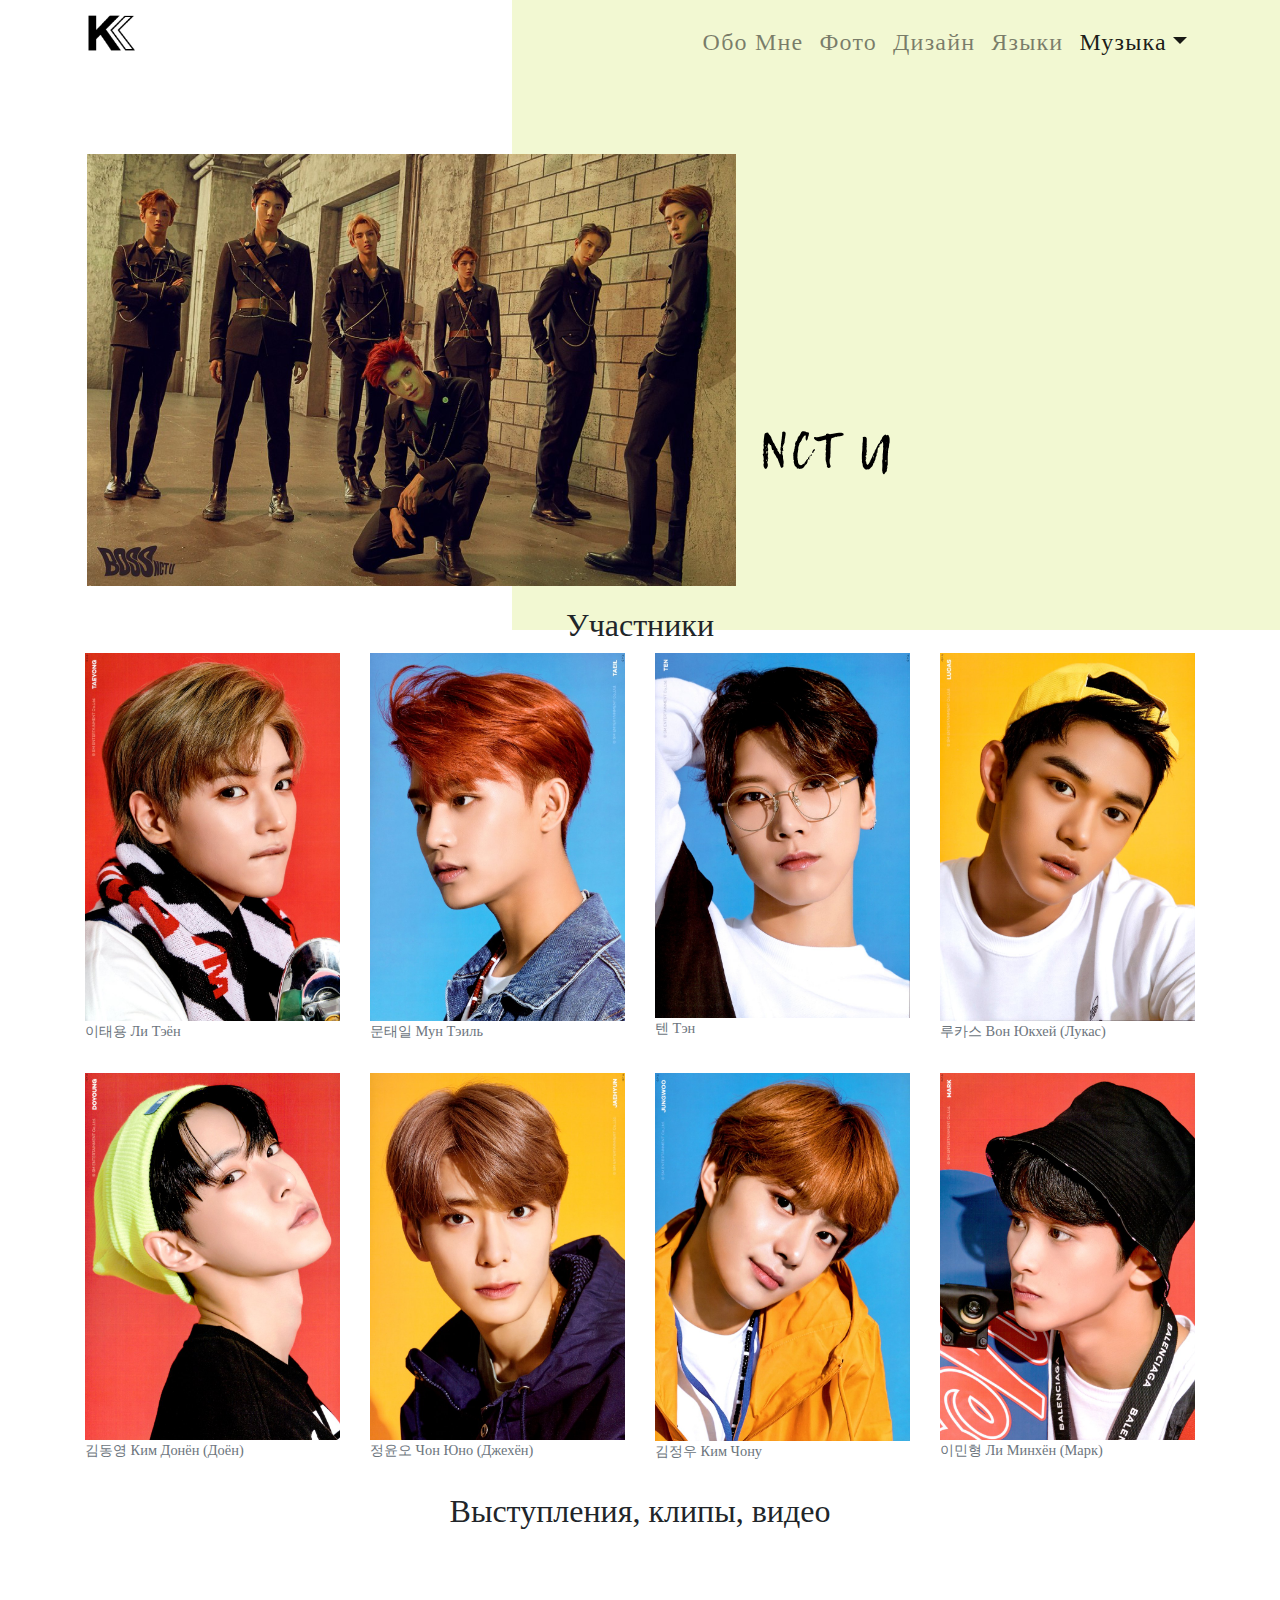
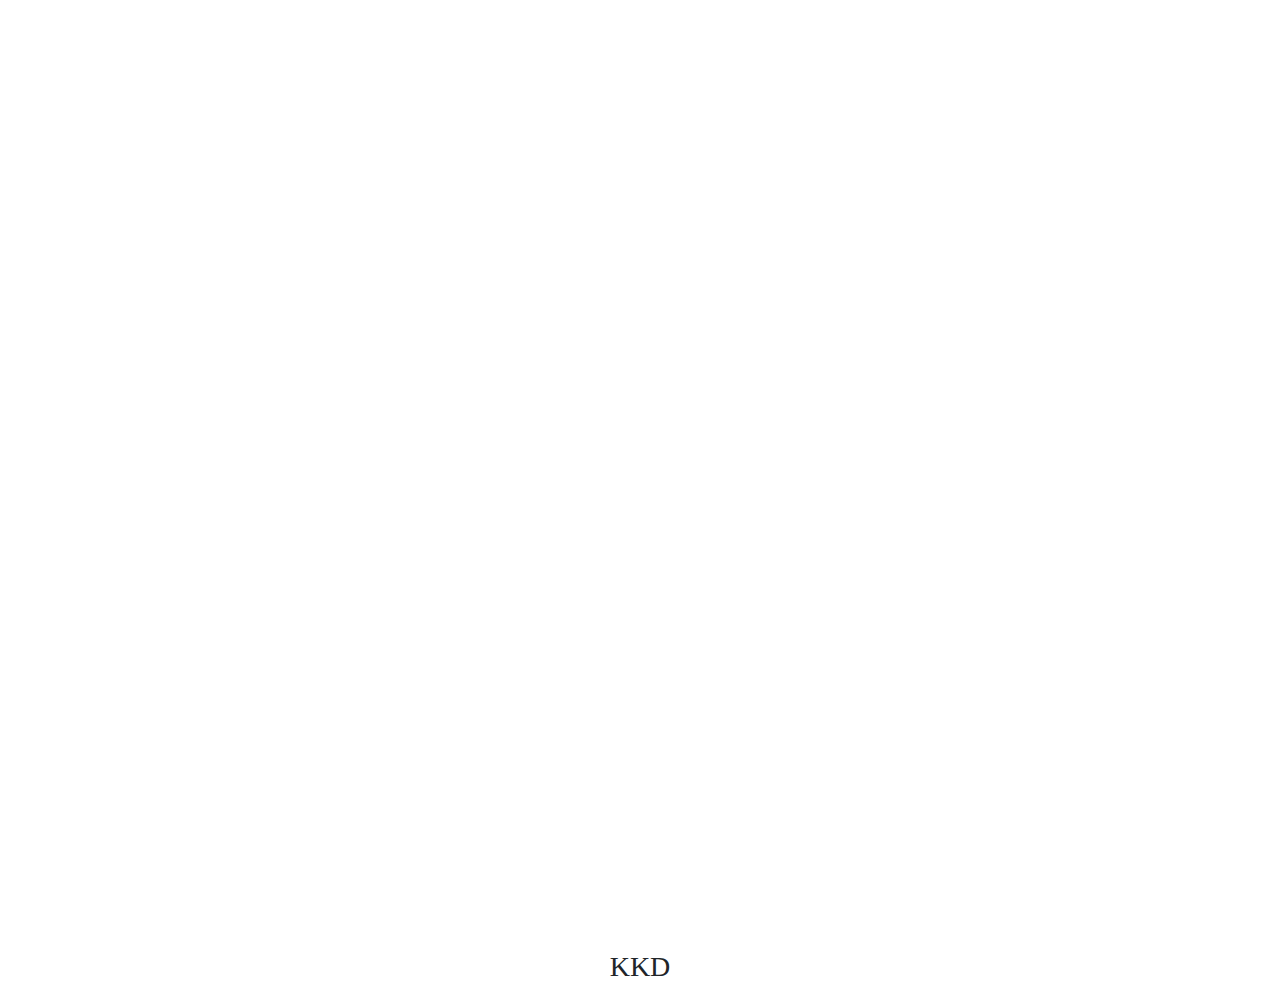
<file: nctu.html>
<!DOCTYPE html>
<html>
  <head>
    <meta charset="utf-8">
    <meta http-equiv="X-UA-Compatible" content="IE=edge">
    <meta name="viewport" content="width=device-width, initial-scale=1">  <!--обеспечиваем адаптивность сайта -->
    <title>Ks nct</title>
    <link href="css/bootstrap-4.4.1.css" rel="stylesheet">
	  
	  <style>
		  
		  #ks{
			position:relative;
            z-index: 2;
			margin: 20px;
			margin-left: 0;
		  }
		  
		  #logo{
			  width:50px;
			  float: center center;
		  }
		  
		  .rectengle {
			  position: absolute;
			  width: 60vw;
			  height: 70vh;
			  right: 0px;
			  top: 0px;
			  background: #F2F8D2;
			  z-index: -1;
			  animation: colorr 5s infinite;
		  }
		  
		  @keyframes colorr{
			  0%,100%{
				  background: #F2F8D2;
			  }
			  50%{
				  background: #FBCBCB;
			  }
		  }
		  
		  h3,p{
          float: center;
          font-style: normal;
          font-weight: normal;
		  }
		  
		  footer{
			  position:static; /* Фиксированное положение */
			  bottom: 0; /* Левый нижний угол */
			  padding: 10px; 
		  }
		  
		  ul {
			 float: left;
		  }
		  
		  a{
			  font-style: normal;
			  font-weight: normal;
			  font-size: 1.5rem;
			  line-height: 30px;
			  letter-spacing: 0.05em;
			  text-transform: capitalize;
			  color: #000000;
			  
		  }
		  .aa{
			  font-size: 1rem;
		  }
		  
		  .dropdown-menu{
			  border: 0px;
		  }
		  
		  .photo-gallery .item {
          padding-bottom: 30px;
          }
		  
		  .co {
			  position: relative;
			  width: 100%;
			  height: 0;
			  padding-bottom: 56.25%;
			  margin-bottom: 30px;
		  }
		  
		  .video {
			  position: absolute;
			  top: 0;
			  left: 0;
			  width: 100%;
			  height: 100%;
		  }

	  
	  </style> 
  </head>
  <body>
	
  <div class="rectengle"></div>
	  
	  <nav class="navbar navbar-light navbar-expand-lg clean-navbar">
        <div class="container"> 
		<a class="navbar-brand logo" href="index.html">	
	    <img id="logo" src="images/logo.png" alt="logo"> </a>
		<button data-toggle="collapse" class="navbar-toggler" data-target="#navcol-1"><span class="sr-only"></span><span class="navbar-toggler-icon"></span></button>
        <div class="collapse navbar-collapse" id="navcol-1">
            <ul class="nav navbar-nav ml-auto">
                <li class="nav-item"><a class="nav-link" href="about.html">Обо мне</a></li>
                <li class="nav-item"><a class="nav-link" href="photo.html">Фото</a></li>
                <li class="nav-item"><a class="nav-link" href="design.html">Дизайн</a></li>
                <li class="nav-item"><a class="nav-link" href="kor.html">Языки</a></li>
				<li class="nav-item dropdown"><a data-toggle="dropdown" aria-expanded="false" class="dropdown-toggle nav-link active">Музыка</a>
					<div role="menu" class="dropdown-menu">
						<a role="presentation" class="dropdown-item" href="music.html">Nct</a>
						<a role="presentation" class="dropdown-item" href="nct127.html">Nct 127</a>
						<a role="presentation" class="dropdown-item active" href="nctu.html">Nct U</a>
						<a role="presentation" class="dropdown-item" href="nctdream.html">Nct Dream</a>
					</div>
				</li>
            </ul>
        </div>
    </div>
</nav>
  <section>
	      <div class="container">
				<img class="img-fluid" id="ks" alt="nctU" src="images/nctU2.png"/>
	  </div>   
  </section> 
	  
	<section>
	 <div class="photo-gallery">
      <div class="container">
        <div class="intro">
            <h2 class="text-center">Участники</h2>
        </div>
        <div class="row photos">
            <div class="col-sm-6 col-md-4 col-lg-3 item"><a data-lightbox="photos"><img alt="img" class="img-fluid" src="images/ty.jpg" /></a><figcaption class="figure-caption">이태용 Ли Тэён</figcaption></div>
            <div class="col-sm-6 col-md-4 col-lg-3 item"><a data-lightbox="photos"><img alt="img" class="img-fluid" src="images/tl.jpg" /></a><figcaption class="figure-caption">문태일 Мун Тэиль</figcaption></div>
            <div class="col-sm-6 col-md-4 col-lg-3 item"><a data-lightbox="photos"><img alt="img" class="img-fluid" src="images/ten.jpg" /></a><figcaption class="figure-caption">텐 Тэн</figcaption></div>
            <div class="col-sm-6 col-md-4 col-lg-3 item"><a data-lightbox="photos"><img alt="img" class="img-fluid" src="images/lu.jpg" /></a><figcaption class="figure-caption">루카스 Вон Юкхей (Лукас)</figcaption></div> 
            <div class="col-sm-6 col-md-4 col-lg-3 item"><a data-lightbox="photos"><img alt="img" class="img-fluid" src="images/dy.jpg" /></a><figcaption class="figure-caption">김동영 Ким Донён (Доён)</figcaption></div>
            <div class="col-sm-6 col-md-4 col-lg-3 item"><a data-lightbox="photos"><img alt="img" class="img-fluid" src="images/jh.jpg" /></a><figcaption class="figure-caption">정윤오 Чон Юно (Джехён)</figcaption></div>
			<div class="col-sm-6 col-md-4 col-lg-3 item"><a data-lightbox="photos"><img alt="img" class="img-fluid" src="images/jw.jpg" /></a><figcaption class="figure-caption">김정우 Ким Чону</figcaption></div>
			<div class="col-sm-6 col-md-4 col-lg-3 item"><a data-lightbox="photos"><img alt="img" class="img-fluid" src="images/mk.jpg" /></a><figcaption class="figure-caption">이민형 Ли Минхён (Марк)</figcaption></div>
        </div>	   
    </div>
</div>
		<div class="container">
		  <h2 class="text-center">Выступления, клипы, видео</h2>
			<div class="row">
             <div class="col-md-6">
				 <div class="co"><iframe class="video" src="https://www.youtube.com/embed/6Kex9yu1DeQ" frameborder="0"  allow="accelerometer; autoplay; encrypted-media; gyroscope; picture-in-picture" allowfullscreen></iframe></div></div> 
			<div class="col-md-6">
			     <div class="co"><iframe class="video" src="https://www.youtube.com/embed/sXcRYBZWrUw" frameborder="0"  allow="accelerometer; autoplay; encrypted-media; gyroscope; picture-in-picture" allowfullscreen></iframe></div></div>
			</div>	
		<div class="row">
             <div class="col-md-6">
				 <div class="co"><iframe class="video" src="https://www.youtube.com/embed/QdPxGCXxK6Q" frameborder="0"  allow="accelerometer; autoplay; encrypted-media; gyroscope; picture-in-picture" allowfullscreen></iframe></div></div> 
			<div class="col-md-6">
			     <div class="co"><iframe class="video" src="https://www.youtube.com/embed/g1RcPhn0w2s" frameborder="0"  allow="accelerometer; autoplay; encrypted-media; gyroscope; picture-in-picture" allowfullscreen></iframe></div></div>
			</div>	
			<div class="row">
             <div class="col-md-6">
				 <div class="co"><iframe class="video" src="https://www.youtube.com/embed/FoJq3DND95c" frameborder="0"  allow="accelerometer; autoplay; encrypted-media; gyroscope; picture-in-picture" allowfullscreen></iframe></div></div> 
			<div class="col-md-6">
			     <div class="co"><iframe class="video" src="https://www.youtube.com/embed/hkoeMkvaOxE" frameborder="0"  allow="accelerometer; autoplay; encrypted-media; gyroscope; picture-in-picture" allowfullscreen></iframe></div></div>
			</div>	
		</div>

	</section> 
<footer>	
	<h3 class="text-center" >KKD</h3>
</footer>  
    <!-- jQuery (necessary for Bootstrap's JavaScript plugins) -->
    <script src="js/jquery-3.4.1.min.js"></script>
    <!-- Include all compiled plugins (below), or include individual files as needed -->
    <script src="js/popper.min.js"></script>
    <script src="js/bootstrap-4.4.1.js"></script>
  </body> 
</html>
</file>
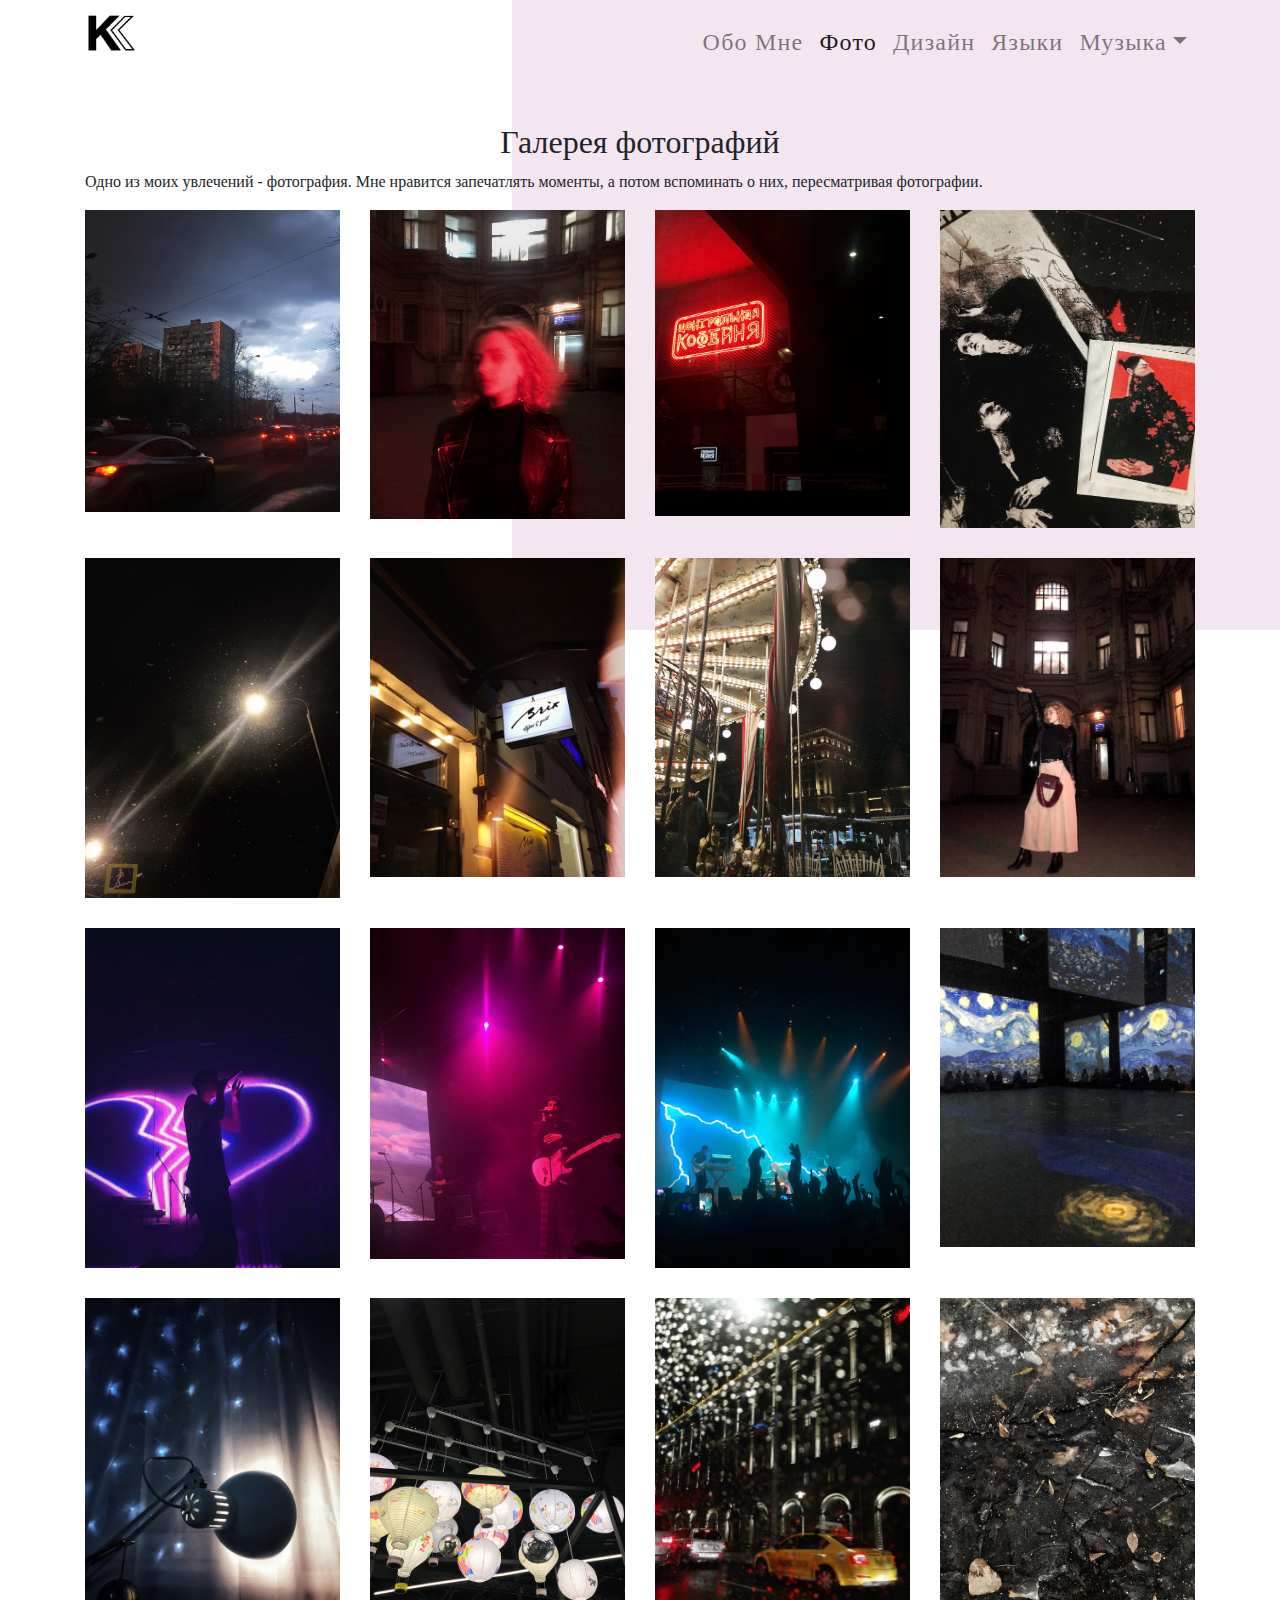
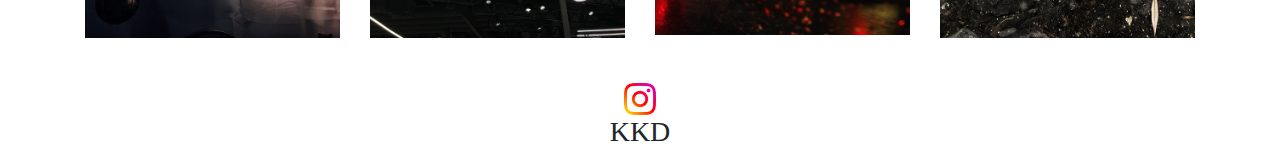
<file: photo.html>
<!DOCTYPE html>
<html>
  <head>
    <meta charset="utf-8">
    <meta http-equiv="X-UA-Compatible" content="IE=edge">
    <meta name="viewport" content="width=device-width, initial-scale=1">  <!--обеспечиваем адаптивность сайта -->
    <title>Ks photo</title>
    <link href="css/bootstrap-4.4.1.css" rel="stylesheet">
	  
	  <style>
		  #logo{
			  width:50px;
			  float: center center;
		  }
		  
		  .rectengle {
			  position: absolute;
			  width: 60vw;
			  height: 70vh;
			  right: 0px;
			  top: 0px;
			  background: #F4E6F1;
			  z-index: -1;
			  animation: colorr 5s infinite;
		  }
		  
		  @keyframes colorr{
			  0%,100%{
				  background: #F4E6F1;
			  }
			  50%{
				  background: #CBD3F1;
			  }
		  }
		  
		  
		  h3,p{
          float: center;
          font-style: normal;
          font-weight: normal;
          font-family: HelveticaNeueCyr;
		  }
		  
		  h2{
			  font-family: HelveticaNeueCyr;
		  }
		  
		  footer{
			  position:static; /* Фиксированное положение */
			  bottom: 0; /* Левый нижний угол */
			  padding: 10px; 
		  }
		  
		  ul {
			 float: left;
		  }
		  
		  a{
			  font-family: HelveticaNeueCyr;
			  font-style: normal;
			  font-weight: normal;
			  font-size: 1.5rem;
			  line-height: 30px;
			  letter-spacing: 0.05em;
			  text-transform: capitalize;
			  color: #000000;
			  
		  }
		  
		  .dropdown-menu{
			  border: 0px;
		  }
		  .photo-gallery {
			  z-index: 2;
		  }
		  
		  .photo-gallery .item {
          padding-bottom: 30px;
          }


	  
	  </style> 
  </head>
  <body>
	
  <div class="rectengle"></div>
	  
	  <nav class="navbar navbar-light navbar-expand-lg clean-navbar">
        <div class="container"> 
		<a class="navbar-brand logo" href="index.html">	
	    <img id="logo" src="images/logo.png" alt="logo"> </a>
		<button data-toggle="collapse" class="navbar-toggler" data-target="#navcol-1"><span class="sr-only"></span><span class="navbar-toggler-icon"></span></button>
        <div class="collapse navbar-collapse" id="navcol-1">
            <ul class="nav navbar-nav ml-auto">
                <li class="nav-item"><a class="nav-link" href="about.html">Обо мне</a></li>
                <li class="nav-item"><a class="nav-link active" href="photo.html">Фото</a></li>
                <li class="nav-item"><a class="nav-link" href="design.html">Дизайн</a></li>
                <li class="nav-item"><a class="nav-link" href="kor.html">Языки</a></li>
				<li class="nav-item dropdown"><a data-toggle="dropdown" aria-expanded="false" class="dropdown-toggle nav-link" href="music.html">Музыка</a>
					<div role="menu" class="dropdown-menu">
						<a role="presentation" class="dropdown-item" href="music.html">Nct</a>
						<a role="presentation" class="dropdown-item" href="nct127.html">Nct 127</a>
						<a role="presentation" class="dropdown-item" href="nctu.html">Nct U</a>
						<a role="presentation" class="dropdown-item" href="nctdream.html">Nct Dream</a>
					</div>
				</li>
            </ul>
        </div>
    </div>
</nav>
<br>
<br>
  <section>
      <div class="photo-gallery">
      <div class="container">
        <div class="intro">
            <h2 class="text-center">Галерея фотографий</h2>
            <p>Одно из моих увлечений - фотография. Мне нравится запечатлять моменты, а потом вспоминать о них, пересматривая фотографии.</p>
        </div>
        <div class="row photos">
            <div class="col-sm-6 col-md-4 col-lg-3 item"><a data-lightbox="photos" href="https://www.instagram.com/p/BtDmteBBqMv/" target="_blank" ><img alt="img" class="img-fluid" src="images/1.jpg" /></a></div>
            <div class="col-sm-6 col-md-4 col-lg-3 item"><a data-lightbox="photos" href="https://www.instagram.com/p/B31Vg7GoeCl/" target="_blank"><img alt="img" class="img-fluid" src="images/2.jpg" /></a></div>
            <div class="col-sm-6 col-md-4 col-lg-3 item"><a data-lightbox="photos" href="https://www.instagram.com/p/BtLaVXKBIT9/" target="_blank"><img alt="img" class="img-fluid" src="images/3.jpg" /></a></div>
            <div class="col-sm-6 col-md-4 col-lg-3 item"><a data-lightbox="photos" href="https://www.instagram.com/p/BrxIK1gHwfU/" target="_blank"><img alt="img" class="img-fluid" src="images/3.1.jpg" /></a></div> 
            <div class="col-sm-6 col-md-4 col-lg-3 item"><a data-lightbox="photos" href="https://www.instagram.com/p/BuioVaQhWuL/" target="_blank"><img alt="img" class="img-fluid" src="images/4.jpg" /></a></div>
            <div class="col-sm-6 col-md-4 col-lg-3 item"><a data-lightbox="photos" href="https://www.instagram.com/p/BtTeeV_B5pH/" target="_blank"><img alt="img" class="img-fluid" src="images/5.jpg" /></a></div>
			<div class="col-sm-6 col-md-4 col-lg-3 item"><a data-lightbox="photos" href="https://www.instagram.com/p/BtOHhX4h3K6/" target="_blank"><img alt="img" class="img-fluid" src="images/6.jpg" /></a></div>
			<div class="col-sm-6 col-md-4 col-lg-3 item"><a data-lightbox="photos" href="https://www.instagram.com/p/B31YS_KoZmf/" target="_blank"><img alt="img" class="img-fluid" src="images/6.1.jpg" /></a></div>
			<div class="col-sm-6 col-md-4 col-lg-3 item"><a data-lightbox="photos" href="https://www.instagram.com/p/Bgowpk7HSK_/" target="_blank"><img alt="img" class="img-fluid" src="images/7.jpg" /></a></div>
			<div class="col-sm-6 col-md-4 col-lg-3 item"><a data-lightbox="photos" ><img alt="img" class="img-fluid" src="images/8.jpg" /></a></div>
			<div class="col-sm-6 col-md-4 col-lg-3 item"><a data-lightbox="photos" ><img alt="img" class="img-fluid" src="images/9.jpg" /></a></div>
			<div class="col-sm-6 col-md-4 col-lg-3 item"><a data-lightbox="photos" href="https://www.instagram.com/p/BvdxhwohOcN/" target="_blank"><img alt="img" class="img-fluid" src="images/9.1.jpg" /></a></div>
			<div class="col-sm-6 col-md-4 col-lg-3 item"><a data-lightbox="photos" href="https://www.instagram.com/p/Bdz9ictnegV/" target="_blank"><img alt="img" class="img-fluid" src="images/10.jpg" /></a></div>
			<div class="col-sm-6 col-md-4 col-lg-3 item"><a data-lightbox="photos" href="https://www.instagram.com/p/BtZAquIBZcH/" target="_blank"><img alt="img" class="img-fluid" src="images/11.jpg" /></a></div>
			<div class="col-sm-6 col-md-4 col-lg-3 item"><a data-lightbox="photos" href="https://www.instagram.com/p/BYJgvrggSUy/" target="_blank"><img alt="img" class="img-fluid" src="images/11.1.jpg" /></a></div>
			<div class="col-sm-6 col-md-4 col-lg-3 item"><a data-lightbox="photos" href="https://www.instagram.com/p/BrM3rkentMh/" target="_blank"><img alt="img" class="img-fluid" src="images/12.jpg" /></a></div>
        </div>
    </div>
</div>
    </section> 
	
<footer>	
	<h3 class="text-center" >  <a href="https://www.instagram.com/moonlightfox/" target="_blank"><img src="images/instagram.png" alt="inst"></a><br>KKD</h3>
</footer> 

    <!-- jQuery (necessary for Bootstrap's JavaScript plugins) -->
    <script src="js/jquery-3.4.1.min.js"></script>
    <!-- Include all compiled plugins (below), or include individual files as needed -->
    <script src="js/popper.min.js"></script>
    <script src="js/bootstrap-4.4.1.js"></script>
  </body>	
</html>
</file>
